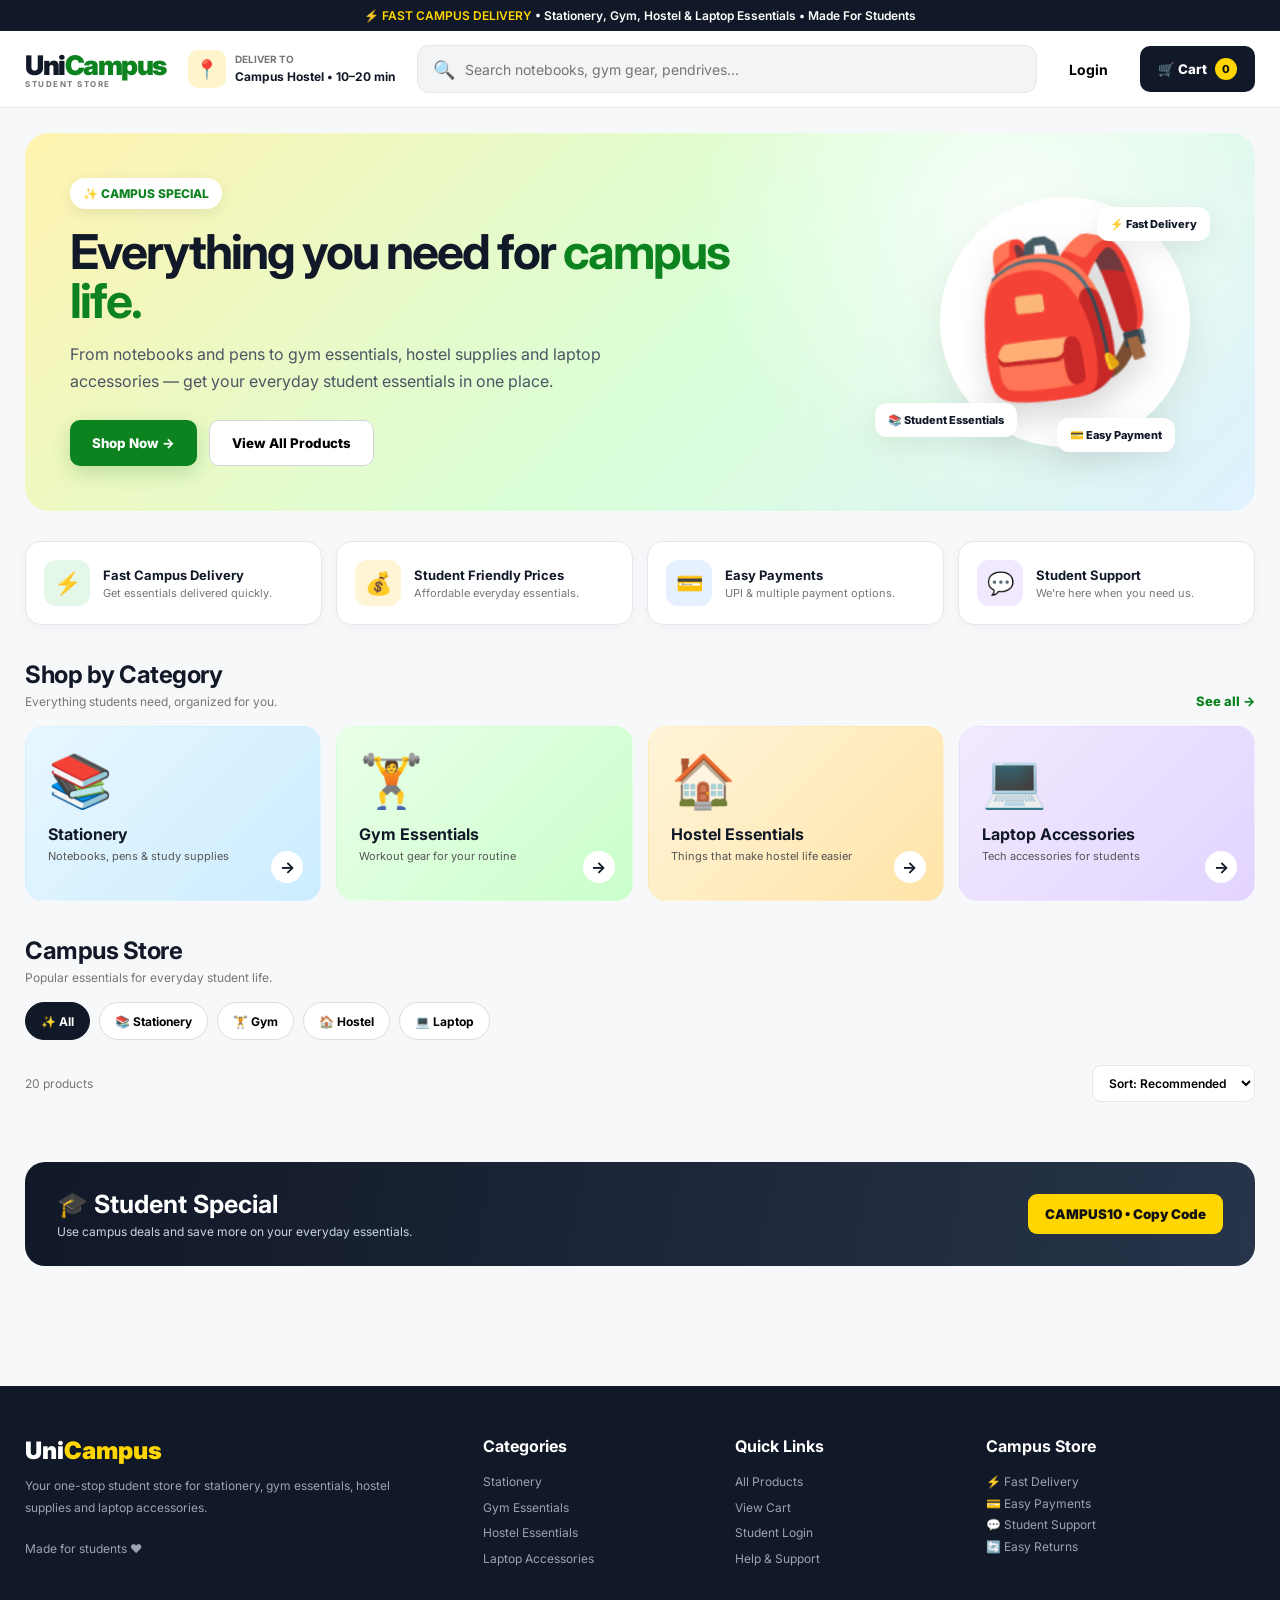
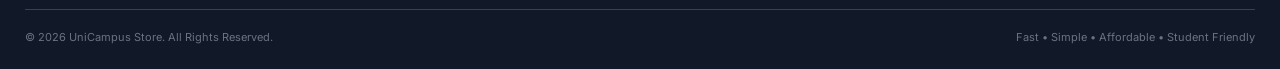
<file: index.html>
<!DOCTYPE html>
<html lang="en">
<head>
<meta charset="UTF-8">
<meta name="viewport" content="width=device-width, initial-scale=1.0, maximum-scale=5.0">
<title>UniCampus Store | Everything For Campus Life</title>
<link rel="preconnect" href="https://fonts.googleapis.com">
<link rel="preconnect" href="https://fonts.gstatic.com" crossorigin>
<link href="https://fonts.googleapis.com/css2?family=Inter:wght@400;500;600;700;800;900&display=swap" rel="stylesheet">
<style>
*{margin:0;padding:0;box-sizing:border-box;-webkit-tap-highlight-color:transparent;}
:root{
  --green:#0c831f;--green2:#16a52d;--yellow:#ffd600;--orange:#ff8a00;
  --red:#ff4d4d;--blue:#2878ff;--purple:#805ad5;--dark:#111827;
  --gray:#6b7280;--light:#f7f8fa;--border:#e5e7eb;--white:#fff;
  --shadow:0 8px 30px rgba(0,0,0,.08);
}
html{scroll-behavior:smooth;}
body{font-family:Inter,Arial,sans-serif;background:#f7f8fa;color:var(--dark);}
button,input,select{font-family:inherit;}
button{cursor:pointer;}
a{text-decoration:none;color:inherit;}

/* TOP STRIP */
.top-strip{background:#111827;color:white;text-align:center;padding:8px 15px;font-size:12px;font-weight:600;}
.top-strip span{color:#ffd600;}

/* HEADER */
header{position:sticky;top:0;z-index:1000;background:white;border-bottom:1px solid var(--border);}
.navbar{max-width:1450px;margin:auto;min-height:76px;display:flex;align-items:center;gap:22px;padding:12px 25px;}
.logo{font-size:27px;font-weight:900;letter-spacing:-1.5px;white-space:nowrap;}
.logo span{color:var(--green);}
.logo small{display:block;font-size:8px;letter-spacing:1.5px;color:#777;font-weight:700;margin-top:-3px;}
.location{min-width:175px;display:flex;align-items:center;gap:9px;}
.location-icon{width:38px;height:38px;border-radius:10px;background:#fff4cc;display:flex;align-items:center;justify-content:center;font-size:19px;}
.location small{display:block;color:#777;font-size:10px;font-weight:700;}
.location strong{font-size:12px;}
.search{flex:1;height:48px;max-width:650px;background:#f3f4f6;border:1px solid #e5e7eb;border-radius:12px;display:flex;align-items:center;padding:0 15px;gap:10px;transition:.2s;}
.search:focus-within{background:white;border-color:var(--green);box-shadow:0 0 0 3px rgba(12,131,31,.1);}
.search-icon{font-size:18px;}
.search input{border:none;outline:none;background:transparent;width:100%;font-size:14px;}
.login-btn{border:none;background:white;font-weight:700;font-size:14px;padding:10px;}
.cart-btn{border:none;background:#111827;color:white;padding:12px 18px;border-radius:10px;font-weight:800;display:flex;align-items:center;gap:8px;transition:.15s;}
.cart-btn:active{transform:scale(.95);}
.cart-count{background:var(--yellow);color:#111;min-width:22px;height:22px;border-radius:50%;display:flex;align-items:center;justify-content:center;font-size:11px;}

/* CONTAINER */
.container{max-width:1450px;margin:auto;padding:25px;}

/* HERO */
.hero{min-height:360px;border-radius:24px;overflow:hidden;padding:45px;position:relative;background:radial-gradient(circle at 80% 20%,rgba(255,255,255,.8),transparent 30%),linear-gradient(135deg,#fff3b0,#d9ffd8 55%,#dff1ff);display:flex;align-items:center;justify-content:space-between;margin-bottom:30px;}
.hero-content{position:relative;z-index:2;max-width:680px;}
.hero-badge{display:inline-flex;align-items:center;gap:7px;background:white;padding:8px 13px;border-radius:30px;font-size:12px;font-weight:800;color:var(--green);box-shadow:0 4px 15px rgba(0,0,0,.08);margin-bottom:18px;}
.hero h1{font-size:48px;line-height:1.03;letter-spacing:-2px;margin-bottom:15px;}
.hero h1 span{color:var(--green);}
.hero p{font-size:16px;color:#4b5563;line-height:1.7;max-width:600px;margin-bottom:25px;}
.hero-actions{display:flex;gap:12px;flex-wrap:wrap;}
.primary-btn{border:none;background:var(--green);color:white;padding:14px 22px;border-radius:10px;font-weight:800;box-shadow:0 7px 20px rgba(12,131,31,.22);transition:.15s;}
.primary-btn:active{transform:scale(.97);}
.secondary-btn{border:1px solid #d1d5db;background:white;padding:14px 22px;border-radius:10px;font-weight:800;transition:.15s;}
.secondary-btn:active{transform:scale(.97);}
.hero-art{position:relative;width:350px;height:280px;}
.hero-circle{position:absolute;width:250px;height:250px;border-radius:50%;background:#fff;right:20px;top:15px;box-shadow:0 15px 40px rgba(0,0,0,.08);}
.hero-bag{position:absolute;right:55px;top:40px;font-size:150px;transform:rotate(-8deg);filter:drop-shadow(0 15px 15px rgba(0,0,0,.15));}
.float-card{position:absolute;background:white;padding:10px 13px;border-radius:12px;box-shadow:var(--shadow);font-size:11px;font-weight:800;}
.float-card.one{right:0;top:25px;}
.float-card.two{left:15px;bottom:25px;}
.float-card.three{right:35px;bottom:10px;}

/* BENEFITS */
.benefits{display:grid;grid-template-columns:repeat(4,1fr);gap:14px;margin-bottom:35px;}
.benefit{background:white;border:1px solid var(--border);border-radius:16px;padding:18px;display:flex;gap:13px;align-items:center;box-shadow:0 3px 12px rgba(0,0,0,.03);}
.benefit-icon{width:46px;height:46px;flex-shrink:0;border-radius:12px;display:flex;align-items:center;justify-content:center;font-size:22px;}
.benefit:nth-child(1) .benefit-icon{background:#e5f7e8;}
.benefit:nth-child(2) .benefit-icon{background:#fff4d6;}
.benefit:nth-child(3) .benefit-icon{background:#e6f0ff;}
.benefit:nth-child(4) .benefit-icon{background:#f1e9ff;}
.benefit strong{font-size:13px;display:block;margin-bottom:3px;}
.benefit p{color:#777;font-size:11px;}

/* SECTION */
.section-head{display:flex;align-items:end;justify-content:space-between;margin:35px 0 17px;}
.section-head h2{font-size:24px;letter-spacing:-.5px;}
.section-head p{color:#777;font-size:12px;margin-top:5px;}
.see-all{color:var(--green);font-weight:800;font-size:13px;cursor:pointer;}

/* CATEGORIES */
.categories{display:grid;grid-template-columns:repeat(4,1fr);gap:15px;}
.category{position:relative;min-height:175px;border-radius:18px;padding:22px;overflow:hidden;cursor:pointer;transition:.25s;border:1px solid transparent;}
.category:hover{transform:translateY(-5px);box-shadow:var(--shadow);}
.category:active{transform:scale(.98);}
.category:nth-child(1){background:linear-gradient(135deg,#e7f7ff,#ccecff);}
.category:nth-child(2){background:linear-gradient(135deg,#e9ffe8,#caffcb);}
.category:nth-child(3){background:linear-gradient(135deg,#fff4d9,#ffe4a8);}
.category:nth-child(4){background:linear-gradient(135deg,#f2eaff,#e2d4ff);}
.category-icon{font-size:52px;margin-bottom:12px;}
.category h3{font-size:16px;}
.category p{color:#555;font-size:11px;margin-top:5px;}
.category-arrow{position:absolute;right:17px;bottom:17px;width:32px;height:32px;border-radius:50%;background:white;display:flex;justify-content:center;align-items:center;font-weight:bold;}

/* FILTERS */
.filter-row{display:flex;gap:9px;overflow-x:auto;padding-bottom:5px;scrollbar-width:none;}
.filter-row::-webkit-scrollbar{display:none;}
.filter{border:1px solid #ddd;background:white;padding:9px 15px;border-radius:30px;white-space:nowrap;font-weight:700;font-size:12px;transition:.2s;min-height:38px;}
.filter:hover{border-color:var(--green);}
.filter.active{background:#111827;color:white;border-color:#111827;}

/* TOOLBAR */
.products-toolbar{display:flex;justify-content:space-between;align-items:center;margin:20px 0 15px;}
.products-count{color:#777;font-size:12px;}
.sort-select{background:white;border:1px solid var(--border);border-radius:9px;padding:9px 12px;outline:none;font-size:12px;font-weight:600;}

/* PRODUCTS */
.product-grid{display:grid;grid-template-columns:repeat(5,1fr);gap:15px;}
.product{background:white;border:1px solid var(--border);border-radius:16px;overflow:hidden;position:relative;transition:.25s;}
.product:hover{transform:translateY(-5px);box-shadow:var(--shadow);}
.product-image{height:210px;background:#f7f7f7;position:relative;display:flex;align-items:center;justify-content:center;overflow:hidden;}
.product-image img{width:100%;height:100%;object-fit:contain;padding:12px;transition:.3s;}
.product:hover .product-image img{transform:scale(1.06);}
.product-emoji{font-size:82px;}
.offer-badge{position:absolute;top:10px;left:10px;background:#e8f8eb;color:var(--green);padding:5px 8px;border-radius:6px;font-size:9px;font-weight:900;}
.wishlist{position:absolute;top:9px;right:9px;width:32px;height:32px;border:none;background:white;border-radius:50%;box-shadow:0 3px 10px rgba(0,0,0,.08);font-size:16px;}
.product-info{padding:13px;}
.product-name{font-size:13px;font-weight:800;line-height:1.35;min-height:35px;}
.product-desc{font-size:11px;color:#777;margin:4px 0 10px;}
.rating{font-size:10px;color:#777;margin-bottom:11px;}
.rating span{background:#138a27;color:white;padding:3px 5px;border-radius:4px;font-weight:800;}
.product-bottom{display:flex;align-items:center;justify-content:space-between;gap:6px;}
.price-box strong{font-size:16px;}
.mrp{color:#999;text-decoration:line-through;font-size:10px;margin-left:4px;}

/* ADD BUTTON & QTY STEPPER */
.add{border:1px solid var(--green);color:var(--green);background:white;border-radius:7px;padding:7px 16px;font-weight:900;font-size:11px;transition:.15s;min-width:56px;}
.add:hover{background:var(--green);color:white;}
.add:active{transform:scale(.94);}

/* Qty stepper - replaces ADD button when item is in cart */
.qty-stepper{display:inline-flex;align-items:center;border-radius:7px;overflow:hidden;border:1px solid var(--green);background:var(--green);}
.qty-stepper button{width:30px;height:30px;border:none;background:transparent;color:white;font-size:16px;font-weight:900;line-height:1;display:flex;align-items:center;justify-content:center;transition:background .15s;}
.qty-stepper button:active{background:rgba(255,255,255,.25);}
.qty-stepper span{min-width:26px;text-align:center;color:white;font-size:12px;font-weight:800;}

/* EMPTY */
.empty{grid-column:1/-1;text-align:center;background:white;border-radius:18px;padding:60px 20px;}
.empty-icon{font-size:65px;margin-bottom:15px;}

/* OFFER BANNER */
.offer-banner{margin:45px 0;background:linear-gradient(100deg,#111827,#273449);color:white;border-radius:20px;padding:27px 32px;display:flex;align-items:center;justify-content:space-between;overflow:hidden;position:relative;}
.offer-banner h2{font-size:25px;margin-bottom:5px;}
.offer-banner p{color:#cbd5e1;font-size:12px;}
.offer-code{background:var(--yellow);color:#111;padding:12px 17px;border-radius:9px;font-weight:900;border:none;}

/* FOOTER */
footer{background:#111827;color:white;margin-top:50px;padding:50px 25px 25px;}
.footer-inner{max-width:1450px;margin:auto;display:grid;grid-template-columns:2fr 1fr 1fr 1.3fr;gap:45px;}
footer h3{margin-bottom:15px;font-size:16px;}
.footer-logo{font-size:24px;font-weight:900;margin-bottom:10px;}
.footer-logo span{color:var(--yellow);}
footer p,footer li{color:#9ca3af;font-size:12px;line-height:1.8;}
footer ul{list-style:none;}
footer li{margin-bottom:4px;cursor:pointer;}
footer li:hover{color:white;}
.footer-bottom{max-width:1450px;margin:35px auto 0;padding-top:20px;border-top:1px solid #374151;display:flex;justify-content:space-between;color:#6b7280;font-size:11px;}

/* CART OVERLAY */
.overlay{position:fixed;inset:0;background:rgba(0,0,0,.5);z-index:2000;opacity:0;pointer-events:none;transition:.25s;}
.overlay.open{opacity:1;pointer-events:auto;}
.cart{position:absolute;right:0;top:0;height:100%;width:450px;max-width:100%;background:white;transform:translateX(100%);transition:.3s cubic-bezier(.4,0,.2,1);display:flex;flex-direction:column;}
.overlay.open .cart{transform:translateX(0);}
.cart-header{padding:22px;border-bottom:1px solid var(--border);display:flex;justify-content:space-between;align-items:center;}
.cart-header h2{font-size:20px;}
.close{border:none;background:#f1f1f1;width:34px;height:34px;border-radius:50%;font-size:19px;}
.cart-items{flex:1;overflow-y:auto;overflow-x:hidden;padding:15px 22px;-webkit-overflow-scrolling:touch;}
.cart-item{display:flex;gap:12px;padding:14px 0;border-bottom:1px solid #eee;}
.cart-image{width:65px;height:65px;border-radius:9px;background:#f7f7f7;display:flex;align-items:center;justify-content:center;overflow:hidden;flex-shrink:0;}
.cart-image img{width:100%;height:100%;object-fit:contain;}
.cart-image span{font-size:30px;}
.cart-info{flex:1;min-width:0;}
.cart-info strong{display:block;font-size:13px;margin-bottom:4px;}
.cart-price{font-size:12px;color:#555;}

/* Cart qty controls */
.qty{display:flex;align-items:center;gap:0;margin-top:8px;border:1px solid var(--green);border-radius:6px;overflow:hidden;width:fit-content;background:var(--green);}
.qty button{width:30px;height:28px;border:none;background:transparent;color:white;font-size:16px;font-weight:900;line-height:1;display:flex;align-items:center;justify-content:center;flex-shrink:0;}
.qty button:active{background:rgba(255,255,255,.2);}
.qty .qty-num{min-width:28px;text-align:center;font-size:12px;font-weight:800;color:white;user-select:none;}

.cart-footer{border-top:1px solid var(--border);padding:20px 22px;}
.delivery-note{background:#effbf1;color:var(--green);padding:10px;border-radius:8px;font-size:11px;font-weight:700;margin-bottom:15px;}
.total-row{display:flex;justify-content:space-between;margin-bottom:15px;}
.total-row strong{font-size:20px;}
.checkout{width:100%;border:none;background:var(--green);color:white;border-radius:10px;padding:15px;font-weight:900;transition:.15s;}
.checkout:active{transform:scale(.98);}

/* MODAL */
.modal-overlay{position:fixed;inset:0;background:rgba(0,0,0,.55);z-index:3000;display:none;align-items:center;justify-content:center;padding:20px;}
.modal-overlay.show{display:flex;}
.modal{background:white;width:430px;max-width:100%;border-radius:18px;padding:25px;box-shadow:0 20px 70px rgba(0,0,0,.25);}
.modal-header{display:flex;justify-content:space-between;margin-bottom:20px;}
.modal h2{font-size:21px;}
.form-group{margin-bottom:13px;}
.form-group label{display:block;font-size:11px;font-weight:700;margin-bottom:5px;}
.form-group input,.form-group select{width:100%;border:1px solid var(--border);border-radius:8px;padding:11px;outline:none;}
.form-group input:focus{border-color:var(--green);}
.modal-btn{width:100%;background:var(--green);color:white;border:none;padding:13px;border-radius:9px;font-weight:800;}

/* TOAST */
.toast{position:fixed;right:20px;bottom:20px;background:#111827;color:white;padding:13px 18px;border-radius:10px;font-size:12px;font-weight:700;z-index:5000;transform:translateY(100px);opacity:0;transition:.3s;max-width:calc(100vw - 40px);}
.toast.show{transform:translateY(0);opacity:1;}

/* RESPONSIVE */
@media(max-width:1100px){
  .navbar{flex-wrap:wrap;}
  .search{order:5;max-width:none;flex-basis:100%;}
  .product-grid{grid-template-columns:repeat(4,1fr);}
  .benefits{grid-template-columns:repeat(2,1fr);}
}

@media(max-width:750px){
  .container{padding:15px 12px 50px;}
  .navbar{padding:10px 13px;gap:10px;}
  .logo{font-size:21px;}
  .logo small{display:none;}
  .location{display:none;}
  .login-btn{display:none;}
  .cart-btn{margin-left:auto;padding:10px 12px;}
  .hero{min-height:auto;padding:25px;}
  .hero h1{font-size:30px;}
  .hero p{font-size:14px;}
  .hero-art{position:absolute;opacity:.25;right:-60px;bottom:-20px;pointer-events:none;}
  .categories{grid-template-columns:repeat(2,1fr);}
  .category{min-height:140px;}
  .product-grid{grid-template-columns:repeat(2,1fr);gap:10px;}
  .product-image{height:160px;}
  .product-emoji{font-size:60px;}
  .benefits{grid-template-columns:1fr;}
  .footer-inner{grid-template-columns:1fr 1fr;gap:30px;}
  .footer-bottom{flex-direction:column;gap:8px;}
  .offer-banner{padding:22px;flex-direction:column;align-items:flex-start;gap:15px;}
}

@media(max-width:450px){
  .hero h1{font-size:25px;}
  .hero p{font-size:13px;}
  .categories{gap:9px;}
  .category{padding:15px;}
  .category-icon{font-size:42px;}
  .product-info{padding:10px;}
  .add{padding:7px 10px;}
  .footer-inner{grid-template-columns:1fr;}
}
</style>
</head>
<body>

<div class="top-strip">
  ⚡ <span>FAST CAMPUS DELIVERY</span> • Stationery, Gym, Hostel & Laptop Essentials • Made For Students
</div>

<header>
  <div class="navbar">
    <div class="logo">Uni<span>Campus</span><small>STUDENT STORE</small></div>
    <div class="location">
      <div class="location-icon">📍</div>
      <div><small>DELIVER TO</small><strong>Campus Hostel • 10–20 min</strong></div>
    </div>
    <div class="search">
      <div class="search-icon">🔍</div>
      <input id="searchInput" type="text" placeholder="Search notebooks, gym gear, pendrives..." oninput="searchProducts()">
    </div>
    <button class="login-btn" onclick="openLogin()">Login</button>
    <button class="cart-btn" onclick="openCart()">
      🛒 Cart
      <span class="cart-count" id="cartCount">0</span>
    </button>
  </div>
</header>

<main class="container">

  <section class="hero">
    <div class="hero-content">
      <div class="hero-badge">✨ CAMPUS SPECIAL</div>
      <h1>Everything you need for <span>campus life.</span></h1>
      <p>From notebooks and pens to gym essentials, hostel supplies and laptop accessories — get your everyday student essentials in one place.</p>
      <div class="hero-actions">
        <button class="primary-btn" onclick="document.getElementById('products').scrollIntoView({behavior:'smooth'})">Shop Now →</button>
        <button class="secondary-btn" onclick="showAll()">View All Products</button>
      </div>
    </div>
    <div class="hero-art">
      <div class="hero-circle"></div>
      <div class="hero-bag">🎒</div>
      <div class="float-card one">⚡ Fast Delivery</div>
      <div class="float-card two">📚 Student Essentials</div>
      <div class="float-card three">💳 Easy Payment</div>
    </div>
  </section>

  <section class="benefits">
    <div class="benefit"><div class="benefit-icon">⚡</div><div><strong>Fast Campus Delivery</strong><p>Get essentials delivered quickly.</p></div></div>
    <div class="benefit"><div class="benefit-icon">💰</div><div><strong>Student Friendly Prices</strong><p>Affordable everyday essentials.</p></div></div>
    <div class="benefit"><div class="benefit-icon">💳</div><div><strong>Easy Payments</strong><p>UPI & multiple payment options.</p></div></div>
    <div class="benefit"><div class="benefit-icon">💬</div><div><strong>Student Support</strong><p>We're here when you need us.</p></div></div>
  </section>

  <div class="section-head">
    <div><h2>Shop by Category</h2><p>Everything students need, organized for you.</p></div>
    <div class="see-all" onclick="showAll()">See all →</div>
  </div>

  <div class="categories">
    <div class="category" onclick="filterCategory('Stationery')"><div class="category-icon">📚</div><h3>Stationery</h3><p>Notebooks, pens & study supplies</p><div class="category-arrow">→</div></div>
    <div class="category" onclick="filterCategory('Gym Essentials')"><div class="category-icon">🏋️</div><h3>Gym Essentials</h3><p>Workout gear for your routine</p><div class="category-arrow">→</div></div>
    <div class="category" onclick="filterCategory('Hostel Essentials')"><div class="category-icon">🏠</div><h3>Hostel Essentials</h3><p>Things that make hostel life easier</p><div class="category-arrow">→</div></div>
    <div class="category" onclick="filterCategory('Laptop Accessories')"><div class="category-icon">💻</div><h3>Laptop Accessories</h3><p>Tech accessories for students</p><div class="category-arrow">→</div></div>
  </div>

  <div class="section-head" id="products">
    <div><h2>Campus Store</h2><p>Popular essentials for everyday student life.</p></div>
  </div>

  <div class="filter-row">
    <button class="filter active" onclick="filterCategory('All',this)">✨ All</button>
    <button class="filter" onclick="filterCategory('Stationery',this)">📚 Stationery</button>
    <button class="filter" onclick="filterCategory('Gym Essentials',this)">🏋️ Gym</button>
    <button class="filter" onclick="filterCategory('Hostel Essentials',this)">🏠 Hostel</button>
    <button class="filter" onclick="filterCategory('Laptop Accessories',this)">💻 Laptop</button>
  </div>

  <div class="products-toolbar">
    <div class="products-count" id="productsCount">20 products</div>
    <select class="sort-select" id="sortSelect" onchange="sortProducts()">
      <option value="default">Sort: Recommended</option>
      <option value="low">Price: Low to High</option>
      <option value="high">Price: High to Low</option>
      <option value="name">Name: A-Z</option>
    </select>
  </div>

  <div class="product-grid" id="productGrid"></div>

  <section class="offer-banner">
    <div><h2>🎓 Student Special</h2><p>Use campus deals and save more on your everyday essentials.</p></div>
    <button class="offer-code" onclick="copyCoupon()">CAMPUS10 • Copy Code</button>
  </section>

</main>

<footer>
  <div class="footer-inner">
    <div>
      <div class="footer-logo">Uni<span>Campus</span></div>
      <p>Your one-stop student store for stationery, gym essentials, hostel supplies and laptop accessories.</p>
      <br><p>Made for students ❤️</p>
    </div>
    <div>
      <h3>Categories</h3>
      <ul>
        <li onclick="filterCategory('Stationery')">Stationery</li>
        <li onclick="filterCategory('Gym Essentials')">Gym Essentials</li>
        <li onclick="filterCategory('Hostel Essentials')">Hostel Essentials</li>
        <li onclick="filterCategory('Laptop Accessories')">Laptop Accessories</li>
      </ul>
    </div>
    <div>
      <h3>Quick Links</h3>
      <ul>
        <li onclick="showAll()">All Products</li>
        <li onclick="openCart()">View Cart</li>
        <li onclick="openLogin()">Student Login</li>
        <li onclick="showToast('Support section coming soon')">Help & Support</li>
      </ul>
    </div>
    <div>
      <h3>Campus Store</h3>
      <p>⚡ Fast Delivery</p><p>💳 Easy Payments</p><p>💬 Student Support</p><p>🔄 Easy Returns</p>
    </div>
  </div>
  <div class="footer-bottom">
    <span>© 2026 UniCampus Store. All Rights Reserved.</span>
    <span>Fast • Simple • Affordable • Student Friendly</span>
  </div>
</footer>

<!-- CART -->
<div class="overlay" id="cartOverlay">
  <div class="cart">
    <div class="cart-header">
      <h2>🛒 Your Cart</h2>
      <button class="close" onclick="closeCart()">×</button>
    </div>
    <div class="cart-items" id="cartItems"></div>
    <div class="cart-footer">
      <div class="delivery-note">🚚 Free campus/hostel delivery on your order</div>
      <div class="total-row"><span>Total</span><strong>₹<span id="cartTotal">0</span></strong></div>
      <button class="checkout" onclick="checkout()">Proceed to Checkout →</button>
    </div>
  </div>
</div>


<!-- AUTH MODAL -->
<div class="modal-overlay" id="authModal">
  <div class="modal" style="max-width:440px;width:100%;">
    <div class="modal-header">
      <div id="authModalTitle"><h2>Student Login</h2><p style="font-size:11px;color:#777;margin-top:4px;">Login to manage your campus orders.</p></div>
      <button class="close" onclick="closeAuthModal()">×</button>
    </div>
    <div id="authTabBar" style="display:flex;gap:8px;margin-bottom:18px;">
      <button id="tabLogin" class="auth-tab active" onclick="switchAuthTab('login')">Login</button>
      <button id="tabRegister" class="auth-tab" onclick="switchAuthTab('register')">Register</button>
    </div>

    <!-- Login Tab -->
    <div id="loginTab">
      <div class="form-group"><label>Student ID / Roll No *</label><input id="loginUid" placeholder="e.g. 23BCS10452"></div>
      <div class="form-group"><label>Password *</label><input type="password" id="loginPass" placeholder="Enter password"></div>
      <button class="modal-btn" onclick="handleLogin()">Sign In</button>
      <p id="loginError" style="color:#ef4444;font-size:12px;margin-top:10px;display:none;">Invalid Student ID or password.</p>
    </div>

    <!-- Register Tab -->
    <div id="registerTab" style="display:none;">
      <div style="display:grid;grid-template-columns:1fr 1fr;gap:10px;">
        <div class="form-group"><label>Full Name *</label><input id="regName" placeholder="Harpreet Singh"></div>
        <div class="form-group"><label>Student ID *</label><input id="regUid" placeholder="23BCS10452"></div>
        <div class="form-group"><label>Password *</label><input type="password" id="regPass" placeholder="Min 6 chars"></div>
        <div class="form-group"><label>Phone (WhatsApp) *</label><input id="regPhone" placeholder="+91 70099 18303"></div>
        <div class="form-group" style="grid-column:1/-1;"><label>Email</label><input id="regEmail" placeholder="student@gmail.com"></div>
        <div class="form-group"><label>Hostel & Wing</label>
          <select id="regHostel">
            <option>Boys Hostel - Wing A</option><option>Boys Hostel - Wing B</option><option>Boys Hostel - Wing C</option>
            <option>Girls Hostel - Wing A</option><option>Girls Hostel - Wing B</option><option>Girls Hostel - Wing C</option>
            <option>Day Scholar</option>
          </select>
        </div>
        <div class="form-group"><label>Floor & Room</label>
          <div style="display:flex;gap:6px;">
            <select id="regFloor" style="width:60%;">
              <option>Floor 1</option><option>Floor 2</option><option>Floor 3</option><option>Floor 4</option>
              <option>Floor 5</option><option>Floor 6</option><option>Floor 7</option><option>Floor 8</option>
              <option>Floor 9</option><option>Floor 10</option><option>Floor 11</option>
            </select>
            <input id="regRoom" placeholder="Rm" style="width:40%;">
          </div>
        </div>
      </div>
      <button class="modal-btn" onclick="handleRegister()">Create Account</button>
      <p id="registerError" style="color:#ef4444;font-size:12px;margin-top:10px;display:none;"></p>
    </div>
  </div>
</div>

<!-- USER PROFILE MODAL -->
<div class="modal-overlay" id="profileModal">
  <div class="modal" style="max-width:400px;width:100%;text-align:center;">
    <button class="close" onclick="closeProfileModal()" style="float:right;">×</button>
    <div id="profileContent"></div>
  </div>
</div>

<!-- CHECKOUT MODAL -->
<div class="modal-overlay" id="checkoutModal">
  <div class="modal checkout-modal">
    <button class="close" onclick="closeCheckoutModal()" style="float:right;font-size:20px;">×</button>
    <div id="checkoutContent"></div>
  </div>
</div>

<div class="toast" id="toast"></div>

<style>
.auth-tab{padding:7px 18px;border-radius:6px;border:1px solid #e5e7eb;background:#f7f8fa;font-weight:600;font-size:13px;cursor:pointer;}
.auth-tab.active{background:#111827;color:#fff;border-color:#111827;}
.checkout-modal{max-width:560px;width:100%;max-height:90vh;overflow-y:auto;}
.checkout-steps{display:flex;gap:0;margin-bottom:20px;border-bottom:2px solid #e5e7eb;padding-bottom:12px;}
.step-ind{font-size:12px;font-weight:600;color:#9ca3af;padding:0 10px;}
.step-ind.active{color:#0c831f;}
.checkout-modal .form-group{margin-bottom:12px;}
.checkout-modal label{font-size:12px;font-weight:600;color:#374151;display:block;margin-bottom:4px;}
.checkout-modal input,.checkout-modal select{width:100%;padding:9px 12px;border:1px solid #d1d5db;border-radius:7px;font-size:13px;}
.pay-tab{flex:1;padding:10px;border:2px solid #e5e7eb;border-radius:8px;text-align:center;cursor:pointer;background:#f9fafb;font-size:13px;font-weight:600;}
.pay-tab.active{border-color:#0c831f;background:#f0fdf4;color:#0c831f;}
.bank-row{display:flex;justify-content:space-between;align-items:center;padding:6px 0;border-bottom:1px solid #f3f4f6;font-size:13px;}
.copy-btn{background:#e5e7eb;padding:2px 8px;border-radius:4px;font-size:11px;font-weight:600;cursor:pointer;}
.qr-img{width:160px;height:160px;border:1px solid #e5e7eb;border-radius:8px;}
.order-history-item{background:#f9fafb;border:1px solid #e5e7eb;border-radius:8px;padding:12px;margin-bottom:10px;}
.btn-green{background:#0c831f;color:#fff;border:none;padding:11px 22px;border-radius:8px;font-weight:700;font-size:14px;cursor:pointer;}
.btn-gray{background:#e5e7eb;color:#374151;border:none;padding:11px 18px;border-radius:8px;font-weight:600;font-size:13px;cursor:pointer;}
.modal-overlay{display:none;position:fixed;inset:0;background:rgba(0,0,0,.5);z-index:2000;align-items:center;justify-content:center;padding:16px;}
.modal-overlay.show{display:flex;}
</style>

<script src="js/products.js"></script>
<script src="js/store-data.js"></script>
<script>
// ============================================================
// PRODUCT DATABASE — admin overrides merged at runtime
// ============================================================
const baseProducts = [
  {id:1,  name:"Practical Notebook (200 Pages)", category:"Stationery",       price:110, mrp:120,  image:"assets/images/practical_notebook_200.jpg",  emoji:"📓", description:"Science lab notebook, 200 pages",        rating:"4.9"},
  {id:2,  name:"Practical Notebook (144 Pages)", category:"Stationery",       price:70,  mrp:80,   image:"assets/images/practical_notebook_144.jpg",  emoji:"📓", description:"Science lab notebook, 144 pages",        rating:"4.8"},
  {id:3,  name:"A4 Assignment Sheets (100 pcs)", category:"Stationery",       price:90,  mrp:110,  image:"https://images.unsplash.com/photo-1586075010923-2dd4570fb338?auto=format&fit=crop&w=600&q=80", emoji:"📄", description:"100 ruled assignment sheets", rating:"4.9"},
  {id:4,  name:"Ball & Gel Pen Set (Pack of 5)", category:"Stationery",       price:60,  mrp:75,   image:"https://images.unsplash.com/photo-1585336261026-7f41a99ef87b?auto=format&fit=crop&w=600&q=80", emoji:"🖊️", description:"3 Blue, 1 Black, 1 Red",   rating:"4.8"},
  {id:5,  name:"Calculator Shockproof Case",     category:"Stationery",       price:249, mrp:349,  image:"https://images.unsplash.com/photo-1594980596870-8aa52a78d8cd?auto=format&fit=crop&w=600&q=80", emoji:"🧮", description:"EVA protective case",     rating:"4.9"},
  {id:6,  name:"Gym Wrist Band (Pair)",           category:"Gym Essentials",   price:199, mrp:299,  image:"assets/images/gym_wrist_band_main.jpg",      emoji:"💪", description:"Heavy duty with thumb loops",            rating:"4.9"},
  {id:7,  name:"Gym Duffel Bag",                  category:"Gym Essentials",   price:699, mrp:999,  image:"assets/images/gym_duffel_bag_main.jpg",      emoji:"🎒", description:"35L barrel with shoe compartment",      rating:"4.9"},
  {id:8,  name:"Gym Gloves with Wrist Wrap",      category:"Gym Essentials",   price:349, mrp:499,  image:"assets/images/gym_gloves_1.jpg",             emoji:"🥊", description:"Leatherette half-finger gloves",         rating:"4.8"},
  {id:9,  name:"Protein Shaker (3-Compartment)",  category:"Gym Essentials",   price:299, mrp:449,  image:"assets/images/gym_shaker_main.jpg",          emoji:"🥤", description:"500ml + powder & pill storage",          rating:"4.9"},
  {id:10, name:"Resistance Loop Bands (Set of 5)",category:"Gym Essentials",   price:399, mrp:599,  image:"https://images.unsplash.com/photo-1598289431512-b97b0917affc?auto=format&fit=crop&w=600&q=80", emoji:"🏋️", description:"5 levels, natural latex", rating:"4.8"},
  {id:11, name:"Wired Keyboard & Mouse Combo",    category:"Laptop Accessories",price:599, mrp:799,  image:"https://images.unsplash.com/photo-1587829741301-dc798b83add3?auto=format&fit=crop&w=600&q=80", emoji:"⌨️", description:"USB plug & play",       rating:"4.7"},
  {id:12, name:"Wireless Keyboard & Mouse",       category:"Laptop Accessories",price:999, mrp:1399, image:"https://images.unsplash.com/photo-1527864550417-7fd91fc51a46?auto=format&fit=crop&w=600&q=80", emoji:"🖱️", description:"2.4GHz, auto-sleep",   rating:"4.8"},
  {id:13, name:"Laptop Cooling Pad with Stand",   category:"Laptop Accessories",price:799, mrp:1199, image:"https://images.unsplash.com/photo-1588702547923-7093a6c3ba33?auto=format&fit=crop&w=600&q=80", emoji:"💻", description:"Dual fan, 5 height levels", rating:"4.8"},
  {id:14, name:"Pendrive 32GB (USB 3.0)",         category:"Laptop Accessories",price:349, mrp:499,  image:"https://images.unsplash.com/photo-1618761714954-0b8cd0026356?auto=format&fit=crop&w=600&q=80", emoji:"💾", description:"130 MB/s, metal casing", rating:"4.9"},
  {id:15, name:"Pendrive 64GB (USB 3.1)",         category:"Laptop Accessories",price:499, mrp:699,  image:"https://images.unsplash.com/photo-1597872200969-2b65d56bd16b?auto=format&fit=crop&w=600&q=80", emoji:"💾", description:"150 MB/s, encrypted",   rating:"4.9"},
  {id:16, name:"4-Socket Spike Guard (3m cord)",  category:"Hostel Essentials", price:399, mrp:549,  image:"https://images.unsplash.com/photo-1544717305-2782549b5136?auto=format&fit=crop&w=600&q=80", emoji:"🔌", description:"Surge protection, LED switches", rating:"4.9"},
  {id:17, name:"Electric Kettle 1.5L",            category:"Hostel Essentials", price:649, mrp:899,  image:"https://images.unsplash.com/photo-1594213114663-ddf4f240f08d?auto=format&fit=crop&w=600&q=80", emoji:"☕", description:"1500W, auto shut-off",  rating:"4.8"},
  {id:18, name:"LED Study Desk Lamp",             category:"Hostel Essentials", price:499, mrp:699,  image:"https://images.unsplash.com/photo-1534353436294-0dbd4bdac845?auto=format&fit=crop&w=600&q=80", emoji:"💡", description:"3 color modes, rechargeable", rating:"4.7"},
  {id:19, name:"Foldable Laundry Hamper",         category:"Hostel Essentials", price:249, mrp:349,  image:"https://images.unsplash.com/photo-1582735689369-4fe89db7114c?auto=format&fit=crop&w=600&q=80", emoji:"🧺", description:"Pop-up mesh, 10kg capacity", rating:"4.6"},
  {id:20, name:"Cotton Bedsheet + Pillow Cover",  category:"Hostel Essentials", price:399, mrp:599,  image:"https://images.unsplash.com/photo-1584100936595-c0654b55a2e2?auto=format&fit=crop&w=600&q=80", emoji:"🛏️", description:"200 TC, single bed size", rating:"4.7"}
];

const PAYMENT_INFO = {
  bank: { bankName:"State Bank of India (SBI)", accountNumber:"43626003401", accountType:"Saving", ifscCode:"SBIN0051455", accountHolder:"Harpreet Singh / Campus Store" },
  upi:  { gpay:"singhharpreet5975@okaxis", phonepe:"7009918303@ybl" },
  email:"singhharpreet5975@gmail.com",
  whatsapp:"917009918303"
};

// ---- Merge admin overrides from store-data.js ----
function getMergedProducts() {
  try {
    const overrides = JSON.parse(localStorage.getItem('store_product_overrides') || '{}');
    const deletedIds = JSON.parse(localStorage.getItem('store_deleted_product_ids') || '[]');
    const merged = baseProducts
      .filter(p => !deletedIds.includes(String(p.id)))
      .map(p => {
        const ov = overrides[String(p.id)];
        if (!ov) return p;
        return {
          ...p,
          name:        ov.name        || p.name,
          category:    ov.categoryLabel || ov.category || p.category,
          price:       typeof ov.price === 'number' ? ov.price : p.price,
          mrp:         typeof ov.originalPrice === 'number' ? ov.originalPrice : p.mrp,
          image:       ov.image       || p.image,
          description: ov.description || p.description,
          rating:      String(ov.rating || p.rating)
        };
      });
    Object.keys(overrides).forEach(id => {
      if (!baseProducts.find(p => String(p.id) === id)) {
        const ov = overrides[id];
        merged.push({ id:ov.id, name:ov.name, category:ov.categoryLabel||ov.category, price:ov.price,
                      mrp:ov.originalPrice||ov.price, image:ov.image||'', emoji:'📦',
                      description:ov.description||'', rating:String(ov.rating||'4.5') });
      }
    });
    return merged;
  } catch(e) { return [...baseProducts]; }
}

let products        = getMergedProducts();
let cart            = JSON.parse(localStorage.getItem('unicampus-cart')) || [];
let currentCategory = 'All';
let displayedProducts = [...products];
let deliveryInfo    = {};
let checkoutStep    = 1;
let paymentMethod   = 'upi';

// ---- USER AUTH ----
const USERS_KEY = 'unicampus_users';
const SESSION_KEY = 'unicampus_session';

function getUsers() { return JSON.parse(localStorage.getItem(USERS_KEY) || '{}'); }
function saveUsers(u) { localStorage.setItem(USERS_KEY, JSON.stringify(u)); }
function getSession() { return JSON.parse(localStorage.getItem(SESSION_KEY) || 'null'); }
function saveSession(u) { localStorage.setItem(SESSION_KEY, JSON.stringify(u)); }
function clearSession() { localStorage.removeItem(SESSION_KEY); }

function updateHeaderAuth() {
  const user = getSession();
  const loginBtn = document.querySelector('.login-btn');
  if (!loginBtn) return;
  if (user) {
    loginBtn.textContent = '👤 ' + (user.name ? user.name.split(' ')[0] : user.uid);
    loginBtn.onclick = openProfile;
  } else {
    loginBtn.textContent = 'Login';
    loginBtn.onclick = openLogin;
  }
}

function openLogin()   { switchAuthTab('login');  document.getElementById('authModal').classList.add('show'); }
function closeAuthModal(){ document.getElementById('authModal').classList.remove('show'); }
function openProfile() { renderProfile(); document.getElementById('profileModal').classList.add('show'); }
function closeProfileModal(){ document.getElementById('profileModal').classList.remove('show'); }

function switchAuthTab(tab) {
  document.getElementById('loginTab').style.display    = tab === 'login'    ? '' : 'none';
  document.getElementById('registerTab').style.display = tab === 'register' ? '' : 'none';
  document.getElementById('tabLogin').classList.toggle('active', tab === 'login');
  document.getElementById('tabRegister').classList.toggle('active', tab === 'register');
}

function handleLogin() {
  const uid  = document.getElementById('loginUid').value.trim();
  const pass = document.getElementById('loginPass').value;
  if (!uid || !pass) { showToast('Fill in all fields'); return; }
  const users = getUsers();
  const user  = users[uid.toLowerCase()];
  if (!user || user.password !== pass) {
    document.getElementById('loginError').style.display = 'block'; return;
  }
  document.getElementById('loginError').style.display = 'none';
  saveSession(user);
  closeAuthModal();
  updateHeaderAuth();
  showToast('Welcome back, ' + (user.name || uid) + '! 🎓');
}

function handleRegister() {
  const name   = document.getElementById('regName').value.trim();
  const uid    = document.getElementById('regUid').value.trim();
  const pass   = document.getElementById('regPass').value;
  const phone  = document.getElementById('regPhone').value.trim();
  const email  = document.getElementById('regEmail').value.trim();
  const hostel = document.getElementById('regHostel').value;
  const floor  = document.getElementById('regFloor').value;
  const room   = document.getElementById('regRoom').value.trim();
  const errEl  = document.getElementById('registerError');

  if (!name || !uid || !pass || !phone) { errEl.textContent='Fill all required fields'; errEl.style.display='block'; return; }
  if (pass.length < 6) { errEl.textContent='Password must be 6+ chars'; errEl.style.display='block'; return; }

  const users = getUsers();
  if (users[uid.toLowerCase()]) { errEl.textContent='Student ID already registered'; errEl.style.display='block'; return; }

  const newUser = { uid, name, password: pass, phone, email, hostel, floor, room };
  users[uid.toLowerCase()] = newUser;
  saveUsers(users);
  saveSession(newUser);
  errEl.style.display = 'none';
  closeAuthModal();
  updateHeaderAuth();
  showToast('Account created! Welcome, ' + name + ' 🎉');
}

function handleLogout() {
  clearSession();
  closeProfileModal();
  updateHeaderAuth();
  showToast('Logged out');
}

function renderProfile() {
  const user = getSession();
  if (!user) { closeProfileModal(); openLogin(); return; }

  const orders = JSON.parse(localStorage.getItem('store_orders') || '[]')
    .filter(o => o.student && (o.student.custUid === user.uid || o.student.custPhone === user.phone));

  document.getElementById('profileContent').innerHTML = `
    <div style="width:56px;height:56px;background:#111827;color:#fff;border-radius:50%;display:flex;align-items:center;justify-content:center;font-size:22px;font-weight:700;margin:0 auto 12px;">
      ${(user.name||user.uid).charAt(0).toUpperCase()}
    </div>
    <h3 style="font-size:18px;font-weight:700;">${user.name||user.uid}</h3>
    <p style="font-size:12px;color:#777;margin:4px 0;">ID: ${user.uid} • ${user.phone||''}</p>
    <p style="font-size:12px;color:#777;margin-bottom:18px;">${user.hostel||''} ${user.floor?'• '+user.floor:''} ${user.room?'• Room '+user.room:''}</p>

    <div style="text-align:left;">
      <h4 style="font-size:14px;font-weight:700;margin-bottom:10px;">My Orders (${orders.length})</h4>
      ${orders.length === 0 ? '<p style="color:#9ca3af;font-size:13px;">No orders yet.</p>' :
        orders.map(o => `
          <div class="order-history-item">
            <div style="display:flex;justify-content:space-between;font-size:13px;">
              <strong>#${o.orderId}</strong>
              <span style="color:${o.status==='Completed'?'#0c831f':o.status==='Cancelled'?'#ef4444':'#f59e0b'};font-weight:600;">${o.status||'Processing'}</span>
            </div>
            <div style="font-size:12px;color:#6b7280;margin-top:4px;">${o.orderTime||''} • ₹${o.total}</div>
            <div style="font-size:12px;color:#374151;margin-top:4px;">${(o.items||[]).map(i=>i.name+' x'+i.qty).join(', ')}</div>
          </div>
        `).join('')
      }
    </div>
    <button onclick="handleLogout()" style="margin-top:16px;background:#ef4444;color:#fff;border:none;padding:9px 22px;border-radius:7px;font-weight:600;cursor:pointer;width:100%;">Log Out</button>
  `;
}

// ============================================================
// RENDER PRODUCTS
// ============================================================
function renderProducts(list) {
  const grid = document.getElementById('productGrid');
  document.getElementById('productsCount').textContent =
    list.length + (list.length === 1 ? ' product' : ' products');

  if (!list.length) {
    grid.innerHTML = `<div class="empty"><div class="empty-icon">🔎</div><h3>No products found</h3><p style="color:#777;margin-top:6px;">Try another search or category.</p></div>`;
    return;
  }

  grid.innerHTML = list.map(product => {
    const discount = product.mrp > product.price ? Math.round((1 - product.price / product.mrp) * 100) : 0;
    const cartItem = cart.find(i => i.id === product.id);
    const controlHtml = cartItem ? `
      <div class="qty-stepper" id="stepper-${product.id}">
        <button onclick="changeQty(${product.id},-1)" aria-label="Decrease">−</button>
        <span>${cartItem.quantity}</span>
        <button onclick="changeQty(${product.id},1)" aria-label="Increase">+</button>
      </div>` : `<button class="add" id="stepper-${product.id}" onclick="addToCart(${product.id})">ADD</button>`;

    return `
      <div class="product">
        <div class="product-image">
          ${discount ? `<div class="offer-badge">${discount}% OFF</div>` : ''}
          <button class="wishlist" onclick="showToast('Added to wishlist ❤️')">♡</button>
          ${product.image
            ? `<img src="${product.image}" alt="${product.name}" loading="lazy"
                 onerror="this.style.display='none';this.nextElementSibling.style.display='block'">
               <span class="product-emoji" style="display:none">${product.emoji}</span>`
            : `<span class="product-emoji">${product.emoji}</span>`}
        </div>
        <div class="product-info">
          <div class="product-name">${product.name}</div>
          <div class="product-desc">${product.description}</div>
          <div class="rating"><span>★ ${product.rating}</span> &nbsp;Excellent</div>
          <div class="product-bottom">
            <div class="price-box">
              <strong>₹${product.price}</strong>
              ${product.mrp ? `<span class="mrp">₹${product.mrp}</span>` : ''}
            </div>
            ${controlHtml}
          </div>
        </div>
      </div>`;
  }).join('');
}

function syncStepper(id) {
  const item = cart.find(i => i.id === id);
  const el = document.getElementById('stepper-' + id);
  if (!el) return;
  if (item) {
    el.outerHTML = `<div class="qty-stepper" id="stepper-${id}"><button onclick="changeQty(${id},-1)">−</button><span>${item.quantity}</span><button onclick="changeQty(${id},1)">+</button></div>`;
  } else {
    el.outerHTML = `<button class="add" id="stepper-${id}" onclick="addToCart(${id})">ADD</button>`;
  }
}

// ============================================================
// CART
// ============================================================
function addToCart(id) {
  const existing = cart.find(i => i.id === id);
  if (existing) { existing.quantity++; }
  else {
    const product = products.find(p => p.id === id);
    if (!product) return;
    cart.push({ ...product, quantity: 1 });
  }
  saveCart(); syncStepper(id); updateCartCount();
  const p = products.find(p => p.id === id);
  showToast((p ? p.name : 'Item') + ' added to cart 🛒');
}

function changeQty(id, delta) {
  const item = cart.find(i => i.id === id);
  if (!item) return;
  item.quantity += delta;
  if (item.quantity <= 0) { cart = cart.filter(i => i.id !== id); showToast('Item removed'); }
  saveCart(); syncStepper(id); updateCartCount(); updateCartDrawer();
}

function saveCart() { localStorage.setItem('unicampus-cart', JSON.stringify(cart)); }

function updateCartCount() {
  const count = cart.reduce((s, i) => s + i.quantity, 0);
  document.getElementById('cartCount').textContent = count;
}

function updateCartDrawer() {
  const container = document.getElementById('cartItems');
  if (!container) return;
  if (!cart.length) {
    container.innerHTML = `<div class="empty"><div class="empty-icon">🛒</div><h3>Your cart is empty</h3><p style="color:#777;margin-top:5px;">Add some campus essentials.</p></div>`;
    document.getElementById('cartTotal').textContent = '0'; return;
  }
  container.innerHTML = cart.map(item => `
    <div class="cart-item">
      <div class="cart-image">${item.image ? `<img src="${item.image}" onerror="this.style.display='none'">` : `<span>${item.emoji||'📦'}</span>`}</div>
      <div class="cart-info">
        <strong>${item.name}</strong>
        <span class="cart-price">₹${item.price} × ${item.quantity} = ₹${item.price * item.quantity}</span>
        <div class="qty">
          <button onclick="changeQty(${item.id},-1)">−</button>
          <span class="qty-num">${item.quantity}</span>
          <button onclick="changeQty(${item.id},1)">+</button>
        </div>
      </div>
    </div>`).join('');
  const total = cart.reduce((s, i) => s + i.price * i.quantity, 0);
  document.getElementById('cartTotal').textContent = total;
}

function openCart()  { document.getElementById('cartOverlay').classList.add('open'); updateCartDrawer(); }
function closeCart() { document.getElementById('cartOverlay').classList.remove('open'); }

// ============================================================
// FILTER / SEARCH / SORT
// ============================================================
function filterCategory(category, button) {
  currentCategory = category;
  document.querySelectorAll('.filter').forEach(b => b.classList.remove('active'));
  if (button) button.classList.add('active');
  searchProducts(false);
  document.getElementById('products').scrollIntoView({behavior:'smooth'});
}

function searchProducts(scroll = true) {
  const search = document.getElementById('searchInput').value.toLowerCase().trim();
  let filtered = [...products];
  if (currentCategory !== 'All') filtered = filtered.filter(p => p.category === currentCategory);
  if (search) filtered = filtered.filter(p =>
    p.name.toLowerCase().includes(search) ||
    p.category.toLowerCase().includes(search) ||
    p.description.toLowerCase().includes(search)
  );
  displayedProducts = filtered;
  sortProducts(false);
  if (scroll && search) document.getElementById('products').scrollIntoView({behavior:'smooth'});
}

function sortProducts(updateSearch = true) {
  let list = [...displayedProducts];
  const sort = document.getElementById('sortSelect').value;
  if (sort === 'low')  list.sort((a, b) => a.price - b.price);
  if (sort === 'high') list.sort((a, b) => b.price - a.price);
  if (sort === 'name') list.sort((a, b) => a.name.localeCompare(b.name));
  renderProducts(list);
}

function showAll() {
  currentCategory = 'All';
  document.getElementById('searchInput').value = '';
  document.getElementById('sortSelect').value = 'default';
  document.querySelectorAll('.filter').forEach(b => b.classList.remove('active'));
  document.querySelector('.filter').classList.add('active');
  displayedProducts = [...products];
  renderProducts(products);
}

// ============================================================
// CHECKOUT — 3 STEPS
// ============================================================
function checkout() {
  if (!cart.length) { showToast('Your cart is empty!'); return; }
  closeCart();
  checkoutStep = 1;
  renderCheckoutStep1();
  document.getElementById('checkoutModal').classList.add('show');
}

function closeCheckoutModal() { document.getElementById('checkoutModal').classList.remove('show'); }

function renderCheckoutStep1() {
  const user    = getSession();
  const subtotal = cart.reduce((s, i) => s + i.price * i.quantity, 0);
  document.getElementById('checkoutContent').innerHTML = `
    <div class="checkout-steps">
      <span class="step-ind active">1. Delivery Details</span>
      <span class="step-ind">2. Payment</span>
      <span class="step-ind">3. Confirmation</span>
    </div>
    <div style="background:#f0fdf4;border:1px solid #bbf7d0;border-radius:8px;padding:10px 14px;margin-bottom:16px;font-size:13px;font-weight:600;color:#166534;">
      ${cart.length} item(s) • Total: ₹${subtotal} (Free Campus Delivery)
    </div>
    <div style="display:grid;grid-template-columns:1fr 1fr;gap:10px;">
      <div class="form-group"><label>Student Full Name *</label><input id="c_name" value="${user?user.name:''}"></div>
      <div class="form-group"><label>Student ID *</label><input id="c_uid" value="${user?user.uid:''}"></div>
      <div class="form-group"><label>Phone (WhatsApp) *</label><input id="c_phone" value="${user?user.phone:''}"></div>
      <div class="form-group"><label>Email *</label><input id="c_email" value="${user?user.email:''}"></div>
    </div>
    <div style="display:grid;grid-template-columns:1.2fr 0.7fr 0.7fr;gap:8px;">
      <div class="form-group"><label>Hostel & Wing *</label>
        <select id="c_hostel">
          <optgroup label="Boys Hostel">
            <option ${user&&user.hostel==='Boys Hostel - Wing A'?'selected':''}>Boys Hostel - Wing A</option>
            <option ${user&&user.hostel==='Boys Hostel - Wing B'?'selected':''}>Boys Hostel - Wing B</option>
            <option ${user&&user.hostel==='Boys Hostel - Wing C'?'selected':''}>Boys Hostel - Wing C</option>
          </optgroup>
          <optgroup label="Girls Hostel">
            <option ${user&&user.hostel==='Girls Hostel - Wing A'?'selected':''}>Girls Hostel - Wing A</option>
            <option ${user&&user.hostel==='Girls Hostel - Wing B'?'selected':''}>Girls Hostel - Wing B</option>
            <option ${user&&user.hostel==='Girls Hostel - Wing C'?'selected':''}>Girls Hostel - Wing C</option>
          </optgroup>
          <option>Day Scholar</option>
        </select>
      </div>
      <div class="form-group"><label>Floor *</label>
        <select id="c_floor">
          ${[1,2,3,4,5,6,7,8,9,10,11].map(n=>`<option ${user&&user.floor==='Floor '+n?'selected':''}>Floor ${n}</option>`).join('')}
        </select>
      </div>
      <div class="form-group"><label>Room No *</label><input id="c_room" value="${user?user.room:''}"></div>
    </div>
    <div class="form-group"><label>Delivery Notes</label><input id="c_notes" placeholder="e.g. Call before arriving"></div>
    <div style="display:flex;gap:10px;justify-content:flex-end;margin-top:14px;">
      <button class="btn-gray" onclick="closeCheckoutModal()">Cancel</button>
      <button class="btn-green" onclick="submitStep1()">Proceed to Payment →</button>
    </div>`;
}

function submitStep1() {
  const name  = document.getElementById('c_name').value.trim();
  const uid   = document.getElementById('c_uid').value.trim();
  const phone = document.getElementById('c_phone').value.trim();
  const email = document.getElementById('c_email').value.trim();
  if (!name || !uid || !phone) { showToast('Fill all required fields', 'error'); return; }
  deliveryInfo = {
    custName: name, custUid: uid, custPhone: phone, custEmail: email,
    custHostel: document.getElementById('c_hostel').value,
    custFloor:  document.getElementById('c_floor').value,
    custRoom:   document.getElementById('c_room').value.trim(),
    custNotes:  document.getElementById('c_notes').value.trim()
  };
  renderCheckoutStep2();
}

function renderCheckoutStep2() {
  const subtotal = cart.reduce((s, i) => s + i.price * i.quantity, 0);
  const gpay   = PAYMENT_INFO.upi.gpay;
  const phonepe= PAYMENT_INFO.upi.phonepe;
  const upiURI = `upi://pay?pa=${gpay}&pn=Campus%20Store&am=${subtotal}&cu=INR&tn=Order`;
  const qrUrl  = `https://api.qrserver.com/v1/create-qr-code/?size=160x160&data=${encodeURIComponent(upiURI)}`;

  document.getElementById('checkoutContent').innerHTML = `
    <div class="checkout-steps">
      <span class="step-ind" onclick="renderCheckoutStep1()" style="cursor:pointer;">✓ 1. Delivery</span>
      <span class="step-ind active">2. Payment</span>
      <span class="step-ind">3. Confirmation</span>
    </div>
    <div style="background:#eff6ff;border:1px solid #bfdbfe;border-radius:8px;padding:10px 14px;margin-bottom:16px;font-size:13px;">
      <strong>Payable: ₹${subtotal}</strong> → ${deliveryInfo.custHostel}, ${deliveryInfo.custFloor}, Room ${deliveryInfo.custRoom}
    </div>
    <div style="display:flex;gap:10px;margin-bottom:14px;">
      <div class="pay-tab ${paymentMethod==='upi'?'active':''}" onclick="setPayMethod('upi')">⚡ UPI / GPay / PhonePe</div>
      <div class="pay-tab ${paymentMethod==='bank'?'active':''}" onclick="setPayMethod('bank')">🏛️ SBI Bank Transfer</div>
    </div>

    <div id="upiView" style="display:${paymentMethod==='upi'?'':'none'};text-align:center;margin-bottom:14px;">
      <img class="qr-img" src="${qrUrl}" alt="UPI QR">
      <div style="margin-top:10px;font-size:13px;">
        <div class="bank-row"><span>Google Pay ID</span><span>${gpay} <span class="copy-btn" onclick="copyText('${gpay}','GPay ID copied!')">Copy</span></span></div>
        <div class="bank-row"><span>PhonePe ID</span><span>${phonepe} <span class="copy-btn" onclick="copyText('${phonepe}','PhonePe ID copied!')">Copy</span></span></div>
      </div>
      <a href="${upiURI}" style="display:inline-block;margin-top:10px;background:#111827;color:#fff;padding:8px 16px;border-radius:6px;font-size:12px;font-weight:600;">Open UPI App on Mobile</a>
    </div>

    <div id="bankView" style="display:${paymentMethod==='bank'?'':'none'};margin-bottom:14px;">
      <div class="bank-row"><span>Bank Name</span><span>${PAYMENT_INFO.bank.bankName}</span></div>
      <div class="bank-row"><span>Account No</span><span><strong>${PAYMENT_INFO.bank.accountNumber}</strong> <span class="copy-btn" onclick="copyText('${PAYMENT_INFO.bank.accountNumber}','Account No copied!')">Copy</span></span></div>
      <div class="bank-row"><span>IFSC</span><span>${PAYMENT_INFO.bank.ifscCode} <span class="copy-btn" onclick="copyText('${PAYMENT_INFO.bank.ifscCode}','IFSC copied!')">Copy</span></span></div>
      <div class="bank-row"><span>Account Type</span><span>${PAYMENT_INFO.bank.accountType}</span></div>
      <div class="bank-row"><span>Beneficiary</span><span>${PAYMENT_INFO.bank.accountHolder}</span></div>
    </div>

    <div class="form-group"><label>Transaction ID / UTR Reference *</label><input id="txnRef" placeholder="12-digit UPI Ref or IMPS UTR"></div>
    <div style="display:flex;gap:10px;justify-content:space-between;margin-top:14px;">
      <button class="btn-gray" onclick="renderCheckoutStep1()">← Back</button>
      <button class="btn-green" onclick="submitPayment()">✓ Confirm Order</button>
    </div>`;
}

function setPayMethod(m) { paymentMethod = m; renderCheckoutStep2(); }

function submitPayment() {
  const txn = document.getElementById('txnRef').value.trim();
  if (!txn) { showToast('Enter Transaction / UTR reference', 'error'); return; }

  const subtotal = cart.reduce((s, i) => s + i.price * i.quantity, 0);
  const orderId  = 'ORD-' + Math.floor(100000 + Math.random() * 900000);
  const orderTime= new Date().toLocaleString('en-IN', {timeZone:'Asia/Kolkata'});

  const orderData = {
    orderId, orderTime, status: 'Processing',
    items: cart.map(i => ({ id:i.id, name:i.name, price:i.price, qty:i.quantity })),
    subtotal, total: subtotal,
    paymentMethod: paymentMethod === 'upi' ? 'UPI (GPay / PhonePe)' : 'SBI Bank Transfer',
    transactionRef: txn,
    student: { ...deliveryInfo }
  };

  // Save order
  const history = JSON.parse(localStorage.getItem('store_orders') || '[]');
  history.unshift(orderData);
  localStorage.setItem('store_orders', JSON.stringify(history));

  // Send email via FormSubmit
  sendOrderEmail(orderData);

  // Clear cart
  cart = []; saveCart(); updateCartCount(); updateCartDrawer();

  renderOrderSuccess(orderData);
}

function sendOrderEmail(order) {
  const items = order.items.map((it, i) => (i+1)+'. '+it.name+' x'+it.qty+' = ₹'+(it.price*it.qty)).join('\n');
  const autoresponse =
    'Hi '+order.student.custName+',\n\n'+
    'Your Campus Store order has been placed!\n\n'+
    'Order ID: #'+order.orderId+'\n'+
    'Total: ₹'+order.total+' (Free Delivery)\n'+
    'Delivery: '+order.student.custHostel+', '+order.student.custFloor+', Room '+order.student.custRoom+'\n\n'+
    'Items:\n'+items+'\n\n'+
    'UTR/Ref: '+order.transactionRef+'\n\n'+
    'Estimated delivery: within 2 business days.\n\nThank you!';

  fetch('https://formsubmit.co/ajax/'+PAYMENT_INFO.email, {
    method:'POST', headers:{'Content-Type':'application/json','Accept':'application/json'},
    body: JSON.stringify({
      name:'Order Placed', _subject:'New Order #'+order.orderId+' by '+order.student.custName,
      _replyto: order.student.custEmail, _template:'table', _captcha:'false',
      _autoresponse: autoresponse,
      'Order ID': order.orderId, 'Date': order.orderTime,
      'Student': order.student.custName+' ('+order.student.custUid+')',
      'Phone': order.student.custPhone, 'Email': order.student.custEmail,
      'Delivery': order.student.custHostel+', '+order.student.custFloor+', Rm '+order.student.custRoom,
      'Items': items, 'Total': '₹'+order.total,
      'Payment': order.paymentMethod, 'UTR': order.transactionRef
    })
  }).catch(()=>{});
}

function renderOrderSuccess(order) {
  const items = order.items.map((it,i)=>`${i+1}. ${it.name} x${it.qty} — ₹${it.price*it.qty}`).join('\n');
  const waMsg = encodeURIComponent(
    '🎓 *CAMPUS STORE ORDER*\n'+
    '━━━━━━━━━━━━━━━━━━━━\n'+
    '📦 Order ID: '+order.orderId+'\n'+
    '📅 '+order.orderTime+'\n'+
    '👤 '+order.student.custName+' ('+order.student.custUid+')\n'+
    '📞 '+order.student.custPhone+'\n'+
    '🏢 '+order.student.custHostel+', '+order.student.custFloor+', Rm '+order.student.custRoom+'\n'+
    '━━━━━━━━━━━━━━━━━━━━\n'+
    '🛒 Items:\n'+items+'\n'+
    '━━━━━━━━━━━━━━━━━━━━\n'+
    '💰 Total: ₹'+order.total+'\n'+
    '💳 '+order.paymentMethod+'\n'+
    '🔢 UTR: '+order.transactionRef
  );

  try { window.open('https://wa.me/'+PAYMENT_INFO.whatsapp+'?text='+waMsg, '_blank'); } catch(e){}

  document.getElementById('checkoutContent').innerHTML = `
    <div style="text-align:center;padding:10px 0;">
      <div style="width:60px;height:60px;background:#0c831f;color:#fff;border-radius:50%;display:flex;align-items:center;justify-content:center;font-size:28px;margin:0 auto 14px;">✓</div>
      <h3 style="font-size:20px;font-weight:800;color:#111827;">Order Placed!</h3>
      <p style="color:#0c831f;font-weight:600;margin-top:4px;">#${order.orderId}</p>
      <p style="font-size:13px;color:#6b7280;margin-top:4px;">⚡ Delivery within 2 business days</p>
    </div>

    <div style="background:#f0fdf4;border:2px solid #86efac;border-radius:10px;padding:14px;text-align:center;margin:16px 0;">
      <p style="font-weight:700;color:#166534;margin-bottom:10px;">📱 Send WhatsApp Confirmation</p>
      <a href="https://wa.me/${PAYMENT_INFO.whatsapp}?text=${waMsg}" target="_blank"
         style="background:#25d366;color:#fff;padding:10px 20px;border-radius:8px;font-weight:700;font-size:14px;text-decoration:none;display:inline-block;">
        💬 Send on WhatsApp
      </a>
    </div>

    <div style="background:#f9fafb;border:1px solid #e5e7eb;border-radius:8px;padding:14px;font-size:13px;">
      <div style="font-weight:700;margin-bottom:8px;">Order Summary</div>
      ${order.items.map(it=>`<div style="display:flex;justify-content:space-between;padding:4px 0;border-bottom:1px dashed #e5e7eb;"><span>${it.name} x${it.qty}</span><strong>₹${it.price*it.qty}</strong></div>`).join('')}
      <div style="display:flex;justify-content:space-between;font-weight:700;color:#0c831f;margin-top:8px;font-size:14px;"><span>Total (Free Delivery)</span><span>₹${order.total}</span></div>
      <div style="font-size:11px;color:#9ca3af;margin-top:8px;">
        ${order.student.custName} • ${order.student.custHostel}, ${order.student.custFloor}, Rm ${order.student.custRoom}<br>
        UTR: ${order.transactionRef}
      </div>
    </div>

    <div style="display:flex;gap:10px;margin-top:16px;justify-content:center;">
      <button class="btn-gray" onclick="window.print()">🖨 Print Receipt</button>
      <button class="btn-green" onclick="closeCheckoutModal()">Continue Shopping</button>
    </div>`;
}

// ============================================================
// COUPON / TOAST / UTILS
// ============================================================
function copyCoupon() {
  navigator.clipboard.writeText('CAMPUS10')
    .then(()=>showToast('Coupon CAMPUS10 copied 🎓'))
    .catch(()=>showToast('Coupon: CAMPUS10'));
}

function copyText(text, msg) {
  navigator.clipboard.writeText(text).then(()=>showToast(msg)).catch(()=>showToast(msg));
}

let toastTimer;
function showToast(message) {
  const toast = document.getElementById('toast');
  toast.textContent = message;
  toast.classList.add('show');
  clearTimeout(toastTimer);
  toastTimer = setTimeout(() => toast.classList.remove('show'), 2500);
}

// ============================================================
// EVENT LISTENERS
// ============================================================
document.getElementById('cartOverlay').addEventListener('click', function(e) {
  if (e.target === this) closeCart();
});
document.getElementById('authModal').addEventListener('click', function(e) {
  if (e.target === this) closeAuthModal();
});
document.getElementById('profileModal').addEventListener('click', function(e) {
  if (e.target === this) closeProfileModal();
});
document.getElementById('checkoutModal').addEventListener('click', function(e) {
  if (e.target === this) closeCheckoutModal();
});

// ============================================================
// INIT
// ============================================================
renderProducts(products);
updateCartCount();
updateHeaderAuth();
</file>
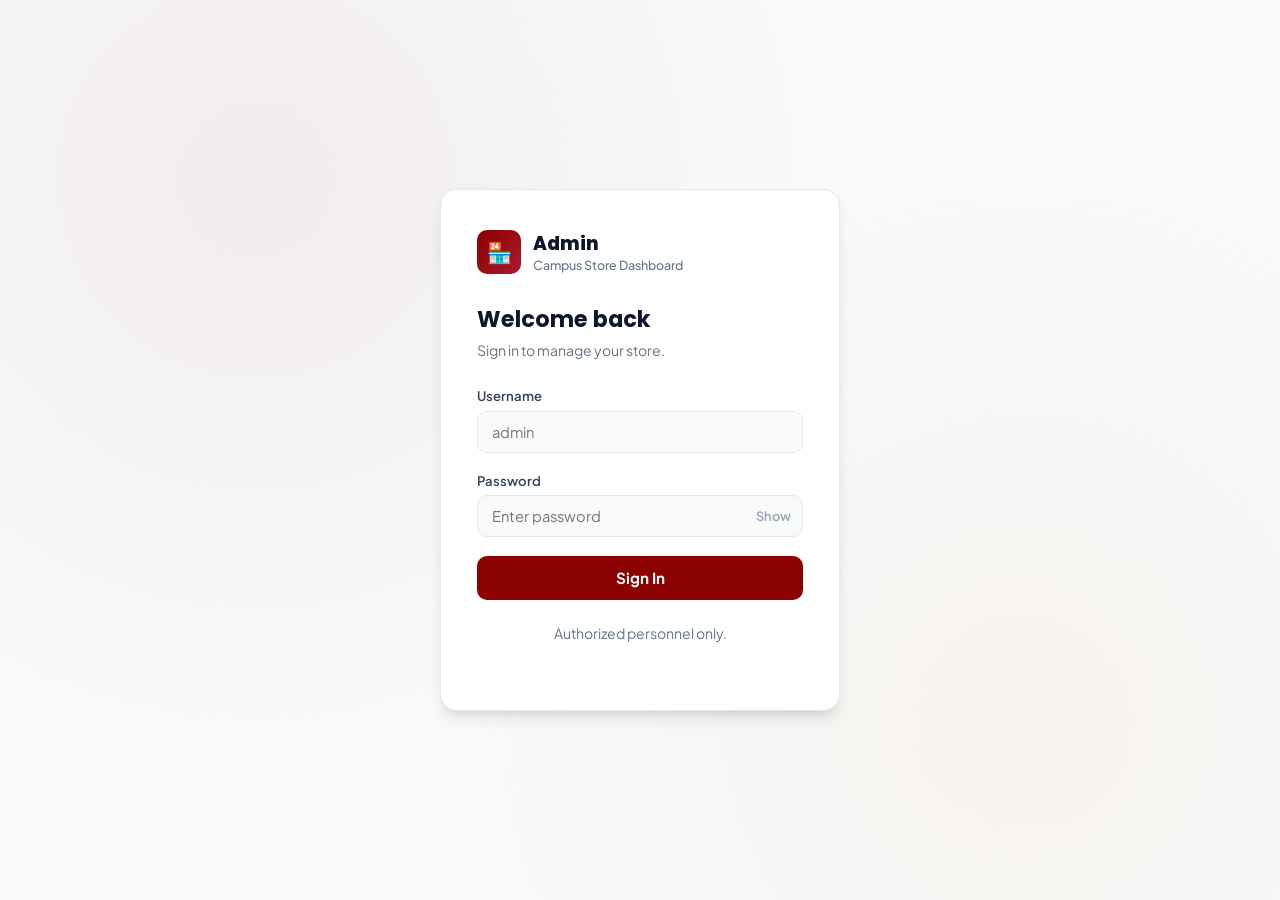
<file: admin/index.html>
<!DOCTYPE html>
<html lang="en">
<head>
<meta charset="UTF-8">
<meta name="viewport" content="width=device-width, initial-scale=1.0">
<title>Admin Dashboard — Campus Store</title>
<link rel="preconnect" href="https://fonts.googleapis.com">
<link rel="preconnect" href="https://fonts.gstatic.com" crossorigin>
<link href="https://fonts.googleapis.com/css2?family=Plus+Jakarta+Sans:wght@400;500;600;700;800&family=Poppins:wght@600;700;800&display=swap" rel="stylesheet">
<link rel="stylesheet" href="/admin/css/admin.css">
<script src="/js/products.js?v=2.5"></script>
<script src="/js/store-data.js?v=1.0"></script>
</head>
<body>

<!-- ================= LOGIN SCREEN ================= -->
<div class="login-screen" id="loginScreen">
  <div class="login-card">
    <div class="login-logo">
      <div class="logo-badge">🏪</div>
      <div>
        <h1>Admin</h1>
        <span>Campus Store Dashboard</span>
      </div>
    </div>

    <h2>Welcome back</h2>
    <p>Sign in to manage your store.</p>

    <div class="login-error" id="loginError">⚠️ Incorrect username or password.</div>

    <form id="loginForm">
      <div class="form-group">
        <label for="username">Username</label>
        <div class="input-wrap">
          <input type="text" id="username" placeholder="admin" autocomplete="username" required>
        </div>
      </div>

      <div class="form-group">
        <label for="password">Password</label>
        <div class="input-wrap">
          <input type="password" id="password" placeholder="Enter password" autocomplete="current-password" required>
          <button type="button" class="toggle-pass" id="togglePass">Show</button>
        </div>
      </div>

      <button type="submit" class="btn-login">Sign In</button>
    </form>

    <p class="login-hint">Authorized personnel only.</p>
  </div>
</div>

<!-- ================= ADMIN SHELL ================= -->
<div class="admin-shell" id="adminShell">

  <!-- Sidebar -->
  <aside class="sidebar">
    <div class="sidebar-logo">
      <div class="logo-badge">🏪</div>
      <div>
        <h1>Admin</h1>
        <span>Dashboard</span>
      </div>
    </div>

    <nav class="nav-list">
      <button class="nav-item active" data-page="overview">
        <span class="nav-icon">
          <svg width="18" height="18" viewBox="0 0 24 24" fill="none" stroke="currentColor" stroke-width="2" stroke-linecap="round" stroke-linejoin="round"><path d="M3 3v18h18"/><path d="M18.7 8l-5.1 5.1-2.8-2.8L7 14"/></svg>
        </span>
        Overview
      </button>
      <button class="nav-item" data-page="orders">
        <span class="nav-icon">
          <svg width="18" height="18" viewBox="0 0 24 24" fill="none" stroke="currentColor" stroke-width="2" stroke-linecap="round" stroke-linejoin="round"><path d="M6 2 3 6v14a2 2 0 0 0 2 2h14a2 2 0 0 0 2-2V6l-3-4Z"/><path d="M3 6h18"/><path d="M16 10a4 4 0 0 1-8 0"/></svg>
        </span>
        Orders
      </button>
      <button class="nav-item" data-page="products">
        <span class="nav-icon">
          <svg width="18" height="18" viewBox="0 0 24 24" fill="none" stroke="currentColor" stroke-width="2" stroke-linecap="round" stroke-linejoin="round"><path d="M21 8a2 2 0 0 0-1-1.73l-7-4a2 2 0 0 0-2 0l-7 4A2 2 0 0 0 3 8v8a2 2 0 0 0 1 1.73l7 4a2 2 0 0 0 2 0l7-4A2 2 0 0 0 21 16Z"/><path d="M3.3 7 12 12l8.7-5"/><path d="M12 22V12"/></svg>
        </span>
        Products
      </button>
      <button class="nav-item" data-page="discounts">
        <span class="nav-icon">
          <svg width="18" height="18" viewBox="0 0 24 24" fill="none" stroke="currentColor" stroke-width="2" stroke-linecap="round" stroke-linejoin="round"><path d="m20.59 13.41-7.17 7.17a2 2 0 0 1-2.83 0L2 12V2h10l8.59 8.59a2 2 0 0 1 0 2.82Z"/><circle cx="7.5" cy="7.5" r="1.5"/></svg>
        </span>
        Discounts
      </button>
      <button class="nav-item" data-page="profit">
        <span class="nav-icon">
          <svg width="18" height="18" viewBox="0 0 24 24" fill="none" stroke="currentColor" stroke-width="2" stroke-linecap="round" stroke-linejoin="round"><polyline points="22 7 13.5 15.5 8.5 10.5 2 17"/><polyline points="16 7 22 7 22 13"/></svg>
        </span>
        Profit
      </button>
      <button class="nav-item" data-page="support">
        <span class="nav-icon">
          <svg width="18" height="18" viewBox="0 0 24 24" fill="none" stroke="currentColor" stroke-width="2" stroke-linecap="round" stroke-linejoin="round"><path d="M4 4h16v10H8l-4 4V4Z"/></svg>
        </span>
        Customer Support
      </button>
    </nav>

    <div class="sidebar-footer">
      <button class="logout-btn" id="logoutBtn">
        <svg width="18" height="18" viewBox="0 0 24 24" fill="none" stroke="currentColor" stroke-width="2" stroke-linecap="round" stroke-linejoin="round"><path d="M9 21H5a2 2 0 0 1-2-2V5a2 2 0 0 1 2-2h4"/><polyline points="16 17 21 12 16 7"/><line x1="21" y1="12" x2="9" y2="12"/></svg>
        Logout
      </button>
    </div>
  </aside>

  <!-- Main -->
  <div class="main-content">
    <header class="topbar">
      <button class="icon-btn" title="Notifications">
        <svg width="18" height="18" viewBox="0 0 24 24" fill="none" stroke="currentColor" stroke-width="2" stroke-linecap="round" stroke-linejoin="round"><path d="M6 8a6 6 0 0 1 12 0c0 7 3 9 3 9H3s3-2 3-9"/><path d="M10.3 21a1.94 1.94 0 0 0 3.4 0"/></svg>
        <span class="badge">3</span>
      </button>
      <div class="admin-chip">
        <div class="avatar">A</div>
        <span>Admin</span>
      </div>
    </header>

    <!-- ===== OVERVIEW PAGE ===== -->
    <section class="page-section active" id="page-overview">
      <div class="page-wrap">
        <div class="page-header">
          <div>
            <h2>Overview</h2>
            <p>Welcome back, Admin! Here's what's happening with your business.</p>
          </div>
          <div class="date-pill">
            <svg width="15" height="15" viewBox="0 0 24 24" fill="none" stroke="currentColor" stroke-width="2" stroke-linecap="round" stroke-linejoin="round"><rect x="3" y="4" width="18" height="18" rx="2"/><line x1="16" y1="2" x2="16" y2="6"/><line x1="8" y1="2" x2="8" y2="6"/><line x1="3" y1="10" x2="21" y2="10"/></svg>
            <span id="todayDate">—</span>
          </div>
        </div>

        <!-- Stat cards -->
        <div class="stat-grid">
          <div class="stat-card">
            <div class="stat-top">
              <div class="stat-icon revenue">₹</div>
              <span class="stat-label">Total Revenue</span>
            </div>
            <div class="stat-value" id="statRevenue">₹ 0</div>
            <div class="stat-delta" id="statRevenueDelta">Live data from real orders</div>
          </div>

          <div class="stat-card">
            <div class="stat-top">
              <div class="stat-icon profit">
                <svg width="20" height="20" viewBox="0 0 24 24" fill="none" stroke="currentColor" stroke-width="2" stroke-linecap="round" stroke-linejoin="round"><polyline points="22 7 13.5 15.5 8.5 10.5 2 17"/><polyline points="16 7 22 7 22 13"/></svg>
              </div>
              <span class="stat-label">Total Profit</span>
            </div>
            <div class="stat-value" id="statProfit">₹ 0</div>
            <div class="stat-delta" id="statProfitDelta">Based on product cost data</div>
          </div>

          <div class="stat-card">
            <div class="stat-top">
              <div class="stat-icon orders">
                <svg width="20" height="20" viewBox="0 0 24 24" fill="none" stroke="currentColor" stroke-width="2" stroke-linecap="round" stroke-linejoin="round"><path d="M6 2 3 6v14a2 2 0 0 0 2 2h14a2 2 0 0 0 2-2V6l-3-4Z"/><path d="M3 6h18"/><path d="M16 10a4 4 0 0 1-8 0"/></svg>
              </div>
              <span class="stat-label">Total Orders</span>
            </div>
            <div class="stat-value" id="statOrders">0</div>
            <div class="stat-delta" id="statOrdersDelta">All-time real orders</div>
          </div>

          <div class="stat-card">
            <div class="stat-top">
              <div class="stat-icon clients">
                <svg width="20" height="20" viewBox="0 0 24 24" fill="none" stroke="currentColor" stroke-width="2" stroke-linecap="round" stroke-linejoin="round"><path d="M17 21v-2a4 4 0 0 0-4-4H5a4 4 0 0 0-4 4v2"/><circle cx="9" cy="7" r="4"/><path d="M23 21v-2a4 4 0 0 0-3-3.87"/><path d="M16 3.13a4 4 0 0 1 0 7.75"/></svg>
              </div>
              <span class="stat-label">Total Clients</span>
            </div>
            <div class="stat-value" id="statClients">0</div>
            <div class="stat-delta" id="statClientsDelta">Unique customers</div>
          </div>
        </div>

        <!-- Revenue / Order Status / Quick Actions -->
        <div class="panel-grid">
          <div class="panel">
            <div class="panel-header">
              <h3>Revenue Overview</h3>
              <select class="select-pill">
                <option>This Month</option>
                <option>Last Month</option>
                <option>This Year</option>
              </select>
            </div>
            <div class="revenue-total">Total Revenue</div>
            <div class="revenue-amount" id="revenueAmountLabel">₹ 0</div>
            <canvas id="revenueChart" height="170"></canvas>
          </div>

          <div class="panel">
            <div class="panel-header"><h3>Order Status</h3></div>
            <div class="donut-wrap"><canvas id="statusDonut" width="170" height="170"></canvas></div>
            <div class="status-list" id="statusList"></div>
            <button class="btn-outline" data-goto="orders">View All Orders</button>
          </div>

          <div class="panel">
            <div class="panel-header"><h3>Quick Actions</h3></div>
            <div class="qa-list">
              <button class="qa-item" data-goto="products" data-action="add-product">
                <span class="qa-icon" style="background:#eff6ff;color:#3b82f6">+</span>
                Add New Product <span class="arrow">›</span>
              </button>
              <button class="qa-item" data-goto="orders">
                <span class="qa-icon" style="background:#ecfdf5;color:#10b981">📦</span>
                View All Orders <span class="arrow">›</span>
              </button>
              <button class="qa-item" data-goto="support">
                <span class="qa-icon" style="background:#ede9fe;color:#7c3aed">👤</span>
                View Clients <span class="arrow">›</span>
              </button>
              <button class="qa-item" data-goto="discounts">
                <span class="qa-icon" style="background:#fffbeb;color:#d97706">🏷️</span>
                Manage Discounts <span class="arrow">›</span>
              </button>
              <button class="qa-item" data-goto="profit">
                <span class="qa-icon" style="background:#eff6ff;color:#0ea5e9">📊</span>
                View Profit Breakdown <span class="arrow">›</span>
              </button>
            </div>
          </div>
        </div>

        <!-- Recent orders table -->
        <div class="table-panel">
          <div class="panel-header">
            <h3>Recent Orders</h3>
            <a href="#" data-goto="orders">View All Orders ›</a>
          </div>
          <div style="overflow-x:auto;">
          <table class="orders-table">
            <thead>
              <tr><th>Order ID</th><th>Client Name</th><th>Amount</th><th>Status</th><th>Date</th><th>Action</th></tr>
            </thead>
            <tbody id="recentOrdersBody">
              <tr><td colspan="6" style="text-align:center; color:#94a3b8; padding:1.5rem;">No orders yet — orders placed on the storefront will appear here.</td></tr>
            </tbody>
          </table>
          </div>
        </div>
      </div>
    </section>

    <!-- ===== ORDERS PAGE ===== -->
    <section class="page-section" id="page-orders">
      <div class="page-wrap">
        <div class="page-header">
          <div><h2>Orders</h2><p>Real orders placed by students at checkout on the storefront.</p></div>
          <select class="select-pill" id="orderStatusFilter">
            <option value="all">All Statuses</option>
            <option value="Processing">Processing</option>
            <option value="Completed">Completed</option>
            <option value="Pending">Pending</option>
            <option value="Cancelled">Cancelled</option>
          </select>
        </div>
        <div class="table-panel">
          <div style="overflow-x:auto;">
          <table class="orders-table">
            <thead>
              <tr><th>Order ID</th><th>Client Name</th><th>Items</th><th>Amount</th><th>Status</th><th>Date</th><th>Action</th></tr>
            </thead>
            <tbody id="allOrdersBody">
              <tr><td colspan="7" style="text-align:center; color:#94a3b8; padding:1.5rem;">No orders yet.</td></tr>
            </tbody>
          </table>
          </div>
        </div>
      </div>
    </section>

    <!-- ===== PRODUCTS PAGE ===== -->
    <section class="page-section" id="page-products">
      <div class="page-wrap">
        <div class="page-header">
          <div><h2>Products</h2><p>Add new products or remove old ones — changes appear on the live storefront instantly.</p></div>
          <button class="btn-outline" style="width:auto; margin-top:0; padding:0.6rem 1.1rem;" id="openAddProductBtn">+ Add Product</button>
        </div>

        <div style="margin-bottom:1.1rem; display:flex; gap:0.75rem; flex-wrap:wrap;">
          <input type="text" id="productSearchInput" placeholder="Search products by name..." style="flex:1; min-width:220px; padding:0.65rem 0.9rem; border:1.5px solid var(--slate-200); border-radius:10px; font-size:0.87rem;">
          <select class="select-pill" id="productCategoryFilter">
            <option value="all">All Categories</option>
          </select>
        </div>

        <div class="table-panel">
          <div style="overflow-x:auto;">
          <table class="orders-table">
            <thead>
              <tr><th>Product</th><th>Category</th><th>Price</th><th>Cost</th><th>Stock</th><th>Status</th><th>Action</th></tr>
            </thead>
            <tbody id="productsBody">
              <tr><td colspan="7" style="text-align:center; color:#94a3b8; padding:1.5rem;">Loading products...</td></tr>
            </tbody>
          </table>
          </div>
        </div>
      </div>
    </section>

    <!-- ===== DISCOUNTS PAGE (placeholder) ===== -->
    <section class="page-section" id="page-discounts">
      <div class="page-wrap">
        <div class="page-header"><div><h2>Discounts</h2><p>Create and manage promo codes and offers.</p></div></div>
        <div class="placeholder-panel">
          <div class="ph-icon">
            <svg width="28" height="28" viewBox="0 0 24 24" fill="none" stroke="currentColor" stroke-width="2" stroke-linecap="round" stroke-linejoin="round"><path d="m20.59 13.41-7.17 7.17a2 2 0 0 1-2.83 0L2 12V2h10l8.59 8.59a2 2 0 0 1 0 2.82Z"/><circle cx="7.5" cy="7.5" r="1.5"/></svg>
          </div>
          <h3>Discounts page coming soon</h3>
          <p>This section will let you create coupon codes, set discount rules, and track redemption.</p>
        </div>
      </div>
    </section>

    <!-- ===== PROFIT PAGE ===== -->
    <section class="page-section" id="page-profit">
      <div class="page-wrap">
        <div class="page-header"><div><h2>Profit</h2><p>Real margins calculated from actual orders and each product's cost price.</p></div></div>

        <div class="stat-grid" style="grid-template-columns: repeat(3,1fr); margin-bottom:1.5rem;">
          <div class="stat-card">
            <div class="stat-top"><div class="stat-icon revenue">₹</div><span class="stat-label">Total Revenue</span></div>
            <div class="stat-value" id="profitRevenue">₹ 0</div>
          </div>
          <div class="stat-card">
            <div class="stat-top"><div class="stat-icon" style="background:#fef2f2;color:#ef4444;">−</div><span class="stat-label">Total Cost</span></div>
            <div class="stat-value" id="profitCost">₹ 0</div>
          </div>
          <div class="stat-card">
            <div class="stat-top"><div class="stat-icon profit"><svg width="20" height="20" viewBox="0 0 24 24" fill="none" stroke="currentColor" stroke-width="2" stroke-linecap="round" stroke-linejoin="round"><polyline points="22 7 13.5 15.5 8.5 10.5 2 17"/><polyline points="16 7 22 7 22 13"/></svg></div><span class="stat-label">Net Profit</span></div>
            <div class="stat-value" id="profitNet">₹ 0</div>
          </div>
        </div>

        <div class="table-panel">
          <div class="panel-header"><h3>Profit by Category</h3></div>
          <div style="overflow-x:auto;">
          <table class="orders-table">
            <thead><tr><th>Category</th><th>Revenue</th><th>Cost</th><th>Profit</th><th>Margin</th></tr></thead>
            <tbody id="profitByCategoryBody">
              <tr><td colspan="5" style="text-align:center; color:#94a3b8; padding:1.5rem;">No sales data yet.</td></tr>
            </tbody>
          </table>
          </div>
        </div>
      </div>
    </section>

    <!-- ===== CUSTOMER SUPPORT / CLIENTS PAGE ===== -->
    <section class="page-section" id="page-support">
      <div class="page-wrap">
        <div class="page-header"><div><h2>Customer Support</h2><p>Real clients derived from actual orders — name, contact, and order history.</p></div></div>

        <div class="table-panel">
          <div class="panel-header"><h3>Clients</h3></div>
          <div style="overflow-x:auto;">
          <table class="orders-table">
            <thead><tr><th>Name</th><th>Student ID</th><th>Phone</th><th>Email</th><th>Orders</th><th>Total Spent</th></tr></thead>
            <tbody id="clientsBody">
              <tr><td colspan="6" style="text-align:center; color:#94a3b8; padding:1.5rem;">No clients yet — clients appear here after their first order.</td></tr>
            </tbody>
          </table>
          </div>
        </div>
      </div>
    </section>

  </div>
</div>

<!-- ================= GENERIC MODAL ================= -->
<div class="admin-modal-overlay" id="adminModalOverlay">
  <div class="admin-modal" id="adminModalBox"></div>
</div>

<script src="/admin/js/admin.js"></script>
</body>
</html>
</file>
<file: admin/css/admin.css>
/* ==========================================================================
   Campus Store — Admin Panel Stylesheet
   ========================================================================== */

:root {
  --cu-crimson: #8b0000;
  --cu-crimson-dark: #680000;
  --cu-crimson-light: #ab1a2e;
  --cu-crimson-subtle: #fdf2f2;
  --cu-gold: #d97706;

  --slate-900: #0f172a;
  --slate-800: #1e293b;
  --slate-700: #334155;
  --slate-600: #475569;
  --slate-500: #64748b;
  --slate-400: #94a3b8;
  --slate-300: #cbd5e1;
  --slate-200: #e2e8f0;
  --slate-100: #f1f5f9;
  --slate-50: #f8fafc;
  --white: #ffffff;

  --success: #10b981;
  --success-bg: #ecfdf5;
  --warning: #f59e0b;
  --warning-bg: #fffbeb;
  --info: #3b82f6;
  --info-bg: #eff6ff;
  --danger: #ef4444;
  --danger-bg: #fef2f2;

  --font-sans: 'Plus Jakarta Sans', system-ui, -apple-system, BlinkMacSystemFont, 'Segoe UI', Roboto, sans-serif;
  --font-heading: 'Poppins', var(--font-sans);

  --shadow-sm: 0 1px 2px 0 rgb(0 0 0 / 0.05);
  --shadow-md: 0 4px 6px -1px rgb(0 0 0 / 0.1), 0 2px 4px -2px rgb(0 0 0 / 0.1);
  --shadow-lg: 0 10px 15px -3px rgb(0 0 0 / 0.1), 0 4px 6px -4px rgb(0 0 0 / 0.1);

  --radius-sm: 6px;
  --radius-md: 10px;
  --radius-lg: 16px;
  --radius-full: 9999px;

  --sidebar-w: 248px;
}

*, *::before, *::after { box-sizing: border-box; margin: 0; padding: 0; }

html, body {
  height: 100%;
  font-family: var(--font-sans);
  background: var(--slate-50);
  color: var(--slate-800);
  -webkit-font-smoothing: antialiased;
}

button { font-family: inherit; cursor: pointer; }
a { text-decoration: none; color: inherit; }
ul { list-style: none; }
input, select { font-family: inherit; }

/* ---------- Login Screen ---------- */
.login-screen {
  min-height: 100vh;
  display: flex;
  align-items: center;
  justify-content: center;
  background: radial-gradient(circle at 20% 20%, rgba(139,0,0,0.06), transparent 45%),
              radial-gradient(circle at 80% 80%, rgba(217,119,6,0.06), transparent 45%),
              var(--slate-50);
  padding: 1.5rem;
}

.login-card {
  width: 100%;
  max-width: 400px;
  background: var(--white);
  border: 1px solid var(--slate-200);
  border-radius: var(--radius-lg);
  box-shadow: var(--shadow-lg);
  padding: 2.5rem 2.25rem;
}

.login-logo {
  display: flex;
  align-items: center;
  gap: 0.75rem;
  margin-bottom: 1.75rem;
}

.login-logo .logo-badge {
  width: 44px;
  height: 44px;
  border-radius: var(--radius-md);
  background: linear-gradient(135deg, var(--cu-crimson), var(--cu-crimson-light));
  display: flex;
  align-items: center;
  justify-content: center;
  color: var(--white);
  font-size: 1.25rem;
}

.login-logo h1 {
  font-family: var(--font-heading);
  font-size: 1.15rem;
  font-weight: 800;
  color: var(--slate-900);
}

.login-logo span {
  display: block;
  font-size: 0.78rem;
  color: var(--slate-500);
  font-weight: 500;
}

.login-card h2 {
  font-family: var(--font-heading);
  font-size: 1.4rem;
  font-weight: 700;
  color: var(--slate-900);
  margin-bottom: 0.35rem;
}

.login-card > p {
  font-size: 0.88rem;
  color: var(--slate-500);
  margin-bottom: 1.75rem;
}

.form-group { margin-bottom: 1.15rem; }

.form-group label {
  display: block;
  font-size: 0.82rem;
  font-weight: 600;
  color: var(--slate-700);
  margin-bottom: 0.4rem;
}

.input-wrap { position: relative; }

.input-wrap input {
  width: 100%;
  padding: 0.7rem 0.9rem;
  border: 1.5px solid var(--slate-200);
  border-radius: var(--radius-md);
  font-size: 0.92rem;
  color: var(--slate-800);
  background: var(--slate-50);
  transition: border-color 0.2s ease, background 0.2s ease;
}

.input-wrap input:focus {
  outline: none;
  border-color: var(--cu-crimson);
  background: var(--white);
}

.toggle-pass {
  position: absolute;
  right: 0.75rem;
  top: 50%;
  transform: translateY(-50%);
  background: none;
  border: none;
  color: var(--slate-400);
  font-size: 0.8rem;
  font-weight: 600;
}

.login-error {
  display: none;
  align-items: center;
  gap: 0.5rem;
  background: var(--danger-bg);
  color: #b91c1c;
  border: 1px solid #fecaca;
  padding: 0.65rem 0.85rem;
  border-radius: var(--radius-md);
  font-size: 0.82rem;
  margin-bottom: 1.15rem;
  font-weight: 600;
}

.btn-login {
  width: 100%;
  background: var(--cu-crimson);
  color: var(--white);
  padding: 0.8rem;
  border: none;
  border-radius: var(--radius-md);
  font-weight: 700;
  font-size: 0.95rem;
  transition: background 0.2s ease;
}

.btn-login:hover { background: var(--cu-crimson-dark); }

.login-hint {
  margin-top: 1.5rem;
  text-align: center;
  font-size: 0.75rem;
  color: var(--slate-400);
}

/* ---------- Admin Shell ---------- */
.admin-shell { display: none; min-height: 100vh; }
.admin-shell.active { display: flex; }

.sidebar {
  width: var(--sidebar-w);
  flex-shrink: 0;
  background: var(--white);
  border-right: 1px solid var(--slate-200);
  padding: 1.5rem 1rem;
  display: flex;
  flex-direction: column;
  position: sticky;
  top: 0;
  height: 100vh;
}

.sidebar-logo {
  display: flex;
  align-items: center;
  gap: 0.7rem;
  padding: 0 0.5rem;
  margin-bottom: 2rem;
}

.sidebar-logo .logo-badge {
  width: 38px;
  height: 38px;
  border-radius: var(--radius-sm);
  background: linear-gradient(135deg, var(--cu-crimson), var(--cu-crimson-light));
  display: flex;
  align-items: center;
  justify-content: center;
  color: var(--white);
  font-size: 1.05rem;
}

.sidebar-logo h1 {
  font-family: var(--font-heading);
  font-size: 1rem;
  font-weight: 800;
  color: var(--slate-900);
}

.sidebar-logo span {
  display: block;
  font-size: 0.72rem;
  color: var(--slate-500);
  font-weight: 500;
}

.nav-list { flex: 1; display: flex; flex-direction: column; gap: 0.2rem; }

.nav-item {
  display: flex;
  align-items: center;
  gap: 0.75rem;
  padding: 0.65rem 0.85rem;
  border-radius: var(--radius-md);
  font-size: 0.88rem;
  font-weight: 600;
  color: var(--slate-600);
  border: none;
  background: none;
  width: 100%;
  text-align: left;
  transition: background 0.15s ease, color 0.15s ease;
}

.nav-item .nav-icon {
  width: 18px;
  height: 18px;
  display: inline-flex;
  align-items: center;
  justify-content: center;
  flex-shrink: 0;
}

.nav-item:hover { background: var(--slate-100); color: var(--slate-800); }

.nav-item.active {
  background: var(--cu-crimson-subtle);
  color: var(--cu-crimson);
}

.nav-item.active svg { stroke: var(--cu-crimson); }

.sidebar-footer { border-top: 1px solid var(--slate-200); padding-top: 0.75rem; margin-top: 0.75rem; }

.logout-btn {
  display: flex;
  align-items: center;
  gap: 0.75rem;
  padding: 0.65rem 0.85rem;
  border-radius: var(--radius-md);
  font-size: 0.88rem;
  font-weight: 600;
  color: #dc2626;
  border: none;
  background: none;
  width: 100%;
  text-align: left;
}

.logout-btn:hover { background: var(--danger-bg); }

/* ---------- Main content ---------- */
.main-content { flex: 1; min-width: 0; }

.topbar {
  height: 68px;
  background: var(--white);
  border-bottom: 1px solid var(--slate-200);
  display: flex;
  align-items: center;
  justify-content: flex-end;
  gap: 1.25rem;
  padding: 0 1.75rem;
  position: sticky;
  top: 0;
  z-index: 5;
}

.icon-btn {
  position: relative;
  width: 38px;
  height: 38px;
  border-radius: var(--radius-full);
  background: var(--slate-100);
  border: none;
  display: flex;
  align-items: center;
  justify-content: center;
  color: var(--slate-600);
}

.icon-btn .badge {
  position: absolute;
  top: -2px;
  right: -2px;
  background: var(--cu-crimson);
  color: var(--white);
  font-size: 0.62rem;
  font-weight: 700;
  width: 16px;
  height: 16px;
  border-radius: 50%;
  display: flex;
  align-items: center;
  justify-content: center;
}

.admin-chip {
  display: flex;
  align-items: center;
  gap: 0.6rem;
  padding: 0.3rem 0.6rem 0.3rem 0.3rem;
  border-radius: var(--radius-full);
  background: var(--slate-100);
}

.admin-chip .avatar {
  width: 30px;
  height: 30px;
  border-radius: 50%;
  background: var(--cu-crimson-subtle);
  color: var(--cu-crimson);
  font-weight: 700;
  font-size: 0.85rem;
  display: flex;
  align-items: center;
  justify-content: center;
}

.admin-chip span { font-size: 0.85rem; font-weight: 700; color: var(--slate-800); }

.page-wrap { padding: 1.75rem; max-width: 1500px; }

.page-header { display: flex; align-items: flex-start; justify-content: space-between; gap: 1rem; margin-bottom: 1.5rem; flex-wrap: wrap; }

.page-header h2 {
  font-family: var(--font-heading);
  font-size: 1.55rem;
  font-weight: 800;
  color: var(--slate-900);
  margin-bottom: 0.25rem;
}

.page-header p { font-size: 0.9rem; color: var(--slate-500); }

.date-pill {
  display: flex;
  align-items: center;
  gap: 0.5rem;
  background: var(--white);
  border: 1px solid var(--slate-200);
  border-radius: var(--radius-md);
  padding: 0.6rem 0.95rem;
  font-size: 0.85rem;
  font-weight: 600;
  color: var(--slate-700);
  box-shadow: var(--shadow-sm);
}

/* Stat cards */
.stat-grid {
  display: grid;
  grid-template-columns: repeat(4, 1fr);
  gap: 1.25rem;
  margin-bottom: 1.5rem;
}

.stat-card {
  background: var(--white);
  border: 1px solid var(--slate-200);
  border-radius: var(--radius-lg);
  padding: 1.35rem;
}

.stat-top { display: flex; align-items: center; gap: 0.9rem; margin-bottom: 1rem; }

.stat-icon {
  width: 44px;
  height: 44px;
  border-radius: var(--radius-md);
  display: flex;
  align-items: center;
  justify-content: center;
  flex-shrink: 0;
}

.stat-icon.revenue { background: var(--info-bg); color: var(--info); }
.stat-icon.profit { background: var(--success-bg); color: var(--success); }
.stat-icon.orders { background: #ede9fe; color: #7c3aed; }
.stat-icon.clients { background: var(--warning-bg); color: var(--warning); }

.stat-top .stat-label { font-size: 0.85rem; color: var(--slate-500); font-weight: 600; }

.stat-value { font-family: var(--font-heading); font-size: 1.6rem; font-weight: 800; color: var(--slate-900); margin-bottom: 0.35rem; }

.stat-delta { font-size: 0.8rem; font-weight: 700; color: var(--success); }
.stat-delta.down { color: var(--danger); }

/* Panels row */
.panel-grid { display: grid; grid-template-columns: 1.5fr 1fr 1fr; gap: 1.25rem; margin-bottom: 1.5rem; align-items: stretch; }

.panel {
  background: var(--white);
  border: 1px solid var(--slate-200);
  border-radius: var(--radius-lg);
  padding: 1.35rem;
}

.panel-header { display: flex; align-items: center; justify-content: space-between; margin-bottom: 1rem; }
.panel-header h3 { font-family: var(--font-heading); font-size: 1rem; font-weight: 700; color: var(--slate-900); }

.select-pill {
  border: 1px solid var(--slate-200);
  background: var(--white);
  border-radius: var(--radius-md);
  padding: 0.4rem 0.7rem;
  font-size: 0.8rem;
  font-weight: 600;
  color: var(--slate-700);
}

.revenue-total { font-size: 0.78rem; color: var(--slate-500); margin-bottom: 0.2rem; }
.revenue-amount { font-family: var(--font-heading); font-size: 1.5rem; font-weight: 800; color: var(--slate-900); margin-bottom: 0.75rem; }

/* Donut */
.donut-wrap { display: flex; align-items: center; justify-content: center; margin-bottom: 1rem; }

.status-list { display: flex; flex-direction: column; gap: 0.65rem; }
.status-row { display: flex; align-items: center; gap: 0.55rem; font-size: 0.82rem; }
.status-dot { width: 9px; height: 9px; border-radius: 50%; flex-shrink: 0; }
.status-row .status-name { color: var(--slate-700); font-weight: 600; flex: 1; }
.status-row .status-val { color: var(--slate-500); font-weight: 600; }

.btn-outline {
  width: 100%;
  margin-top: 1rem;
  padding: 0.65rem;
  border-radius: var(--radius-md);
  border: 1.5px solid var(--cu-crimson);
  background: var(--white);
  color: var(--cu-crimson);
  font-weight: 700;
  font-size: 0.85rem;
}
.btn-outline:hover { background: var(--cu-crimson-subtle); }

/* Quick actions */
.qa-list { display: flex; flex-direction: column; gap: 0.6rem; }

.qa-item {
  display: flex;
  align-items: center;
  gap: 0.75rem;
  padding: 0.65rem 0.75rem;
  border-radius: var(--radius-md);
  border: 1px solid var(--slate-200);
  background: var(--white);
  width: 100%;
  text-align: left;
  font-size: 0.85rem;
  font-weight: 600;
  color: var(--slate-800);
  transition: background 0.15s ease;
}

.qa-item:hover { background: var(--slate-50); }

.qa-icon {
  width: 32px; height: 32px;
  border-radius: var(--radius-sm);
  display: flex; align-items: center; justify-content: center;
  flex-shrink: 0;
}

.qa-item .arrow { margin-left: auto; color: var(--slate-400); }

/* Table */
.table-panel { background: var(--white); border: 1px solid var(--slate-200); border-radius: var(--radius-lg); padding: 1.35rem; }

.table-panel .panel-header a { color: var(--cu-crimson); font-weight: 700; font-size: 0.85rem; }

table.orders-table { width: 100%; border-collapse: collapse; }

.orders-table thead th {
  text-align: left;
  font-size: 0.78rem;
  text-transform: uppercase;
  letter-spacing: 0.03em;
  color: var(--slate-500);
  font-weight: 700;
  padding: 0.6rem 0.75rem;
  border-bottom: 1px solid var(--slate-200);
}

.orders-table tbody td {
  padding: 0.85rem 0.75rem;
  font-size: 0.87rem;
  color: var(--slate-700);
  border-bottom: 1px solid var(--slate-100);
}

.orders-table tbody tr:last-child td { border-bottom: none; }

.status-tag {
  display: inline-block;
  padding: 0.25rem 0.65rem;
  border-radius: var(--radius-full);
  font-size: 0.76rem;
  font-weight: 700;
}

.status-tag.completed { background: var(--success-bg); color: #047857; }
.status-tag.processing { background: var(--info-bg); color: #1d4ed8; }
.status-tag.pending { background: var(--warning-bg); color: #b45309; }
.status-tag.cancelled { background: var(--danger-bg); color: #b91c1c; }

.action-btn {
  width: 32px; height: 32px;
  border-radius: var(--radius-sm);
  border: 1px solid var(--slate-200);
  background: var(--white);
  display: flex; align-items: center; justify-content: center;
  color: var(--slate-600);
}
.action-btn:hover { background: var(--slate-50); }

/* Placeholder pages */
.placeholder-panel {
  background: var(--white);
  border: 1px dashed var(--slate-300);
  border-radius: var(--radius-lg);
  padding: 3.5rem 2rem;
  text-align: center;
  color: var(--slate-500);
}

.placeholder-panel .ph-icon {
  width: 64px; height: 64px;
  border-radius: 50%;
  background: var(--cu-crimson-subtle);
  color: var(--cu-crimson);
  display: flex; align-items: center; justify-content: center;
  margin: 0 auto 1.25rem;
}

.placeholder-panel h3 {
  font-family: var(--font-heading);
  font-size: 1.15rem;
  font-weight: 700;
  color: var(--slate-800);
  margin-bottom: 0.4rem;
}

.placeholder-panel p { font-size: 0.88rem; max-width: 420px; margin: 0 auto; }

.page-section { display: none; }
.page-section.active { display: block; }

/* ---------- Generic Modal ---------- */
.admin-modal-overlay {
  display: none;
  position: fixed;
  inset: 0;
  background: rgba(15, 23, 42, 0.55);
  z-index: 100;
  align-items: center;
  justify-content: center;
  padding: 1.5rem;
}

.admin-modal-overlay.active { display: flex; }

.admin-modal {
  background: var(--white);
  border-radius: var(--radius-lg);
  width: 100%;
  max-width: 520px;
  max-height: 88vh;
  overflow-y: auto;
  padding: 1.75rem;
  box-shadow: var(--shadow-lg);
}

.modal-title-row { display: flex; align-items: center; justify-content: space-between; margin-bottom: 1.25rem; }
.modal-title-row h3 { font-family: var(--font-heading); font-size: 1.15rem; font-weight: 800; color: var(--slate-900); }

.modal-close-btn {
  width: 30px; height: 30px;
  border-radius: 50%;
  border: none;
  background: var(--slate-100);
  color: var(--slate-600);
  font-size: 1rem;
  display: flex; align-items: center; justify-content: center;
}
.modal-close-btn:hover { background: var(--slate-200); }

.form-row { margin-bottom: 1rem; }
.form-row label { display: block; font-size: 0.8rem; font-weight: 700; color: var(--slate-700); margin-bottom: 0.4rem; }
.form-row input, .form-row select, .form-row textarea {
  width: 100%;
  padding: 0.65rem 0.85rem;
  border: 1.5px solid var(--slate-200);
  border-radius: var(--radius-md);
  font-size: 0.88rem;
  color: var(--slate-800);
  background: var(--slate-50);
}
.form-row input:focus, .form-row select:focus, .form-row textarea:focus { outline: none; border-color: var(--cu-crimson); background: var(--white); }
.form-row textarea { resize: vertical; min-height: 70px; }
.form-grid-2 { display: grid; grid-template-columns: 1fr 1fr; gap: 0 1rem; }

.modal-actions { display: flex; justify-content: flex-end; gap: 0.75rem; margin-top: 1.5rem; }

.btn-primary {
  background: var(--cu-crimson);
  color: var(--white);
  border: none;
  padding: 0.65rem 1.3rem;
  border-radius: var(--radius-md);
  font-weight: 700;
  font-size: 0.87rem;
}
.btn-primary:hover { background: var(--cu-crimson-dark); }

.btn-secondary {
  background: var(--slate-100);
  color: var(--slate-700);
  border: none;
  padding: 0.65rem 1.3rem;
  border-radius: var(--radius-md);
  font-weight: 700;
  font-size: 0.87rem;
}
.btn-secondary:hover { background: var(--slate-200); }

.status-select {
  border: 1.5px solid var(--slate-200);
  border-radius: var(--radius-sm);
  padding: 0.3rem 0.5rem;
  font-size: 0.78rem;
  font-weight: 700;
  background: var(--white);
}

.prod-thumb {
  width: 40px; height: 40px;
  border-radius: var(--radius-sm);
  object-fit: cover;
  background: var(--slate-100);
  flex-shrink: 0;
}

.prod-name-cell { display: flex; align-items: center; gap: 0.6rem; }

.out-of-stock-tag {
  display: inline-block;
  padding: 0.2rem 0.55rem;
  border-radius: var(--radius-full);
  font-size: 0.72rem;
  font-weight: 700;
  background: var(--danger-bg);
  color: #b91c1c;
}

.in-stock-tag {
  display: inline-block;
  padding: 0.2rem 0.55rem;
  border-radius: var(--radius-full);
  font-size: 0.72rem;
  font-weight: 700;
  background: var(--success-bg);
  color: #047857;
}

/* Responsive */
@media (max-width: 1200px) {
  .panel-grid { grid-template-columns: 1fr 1fr; }
  .panel-grid .table-panel-span { grid-column: span 2; }
}

@media (max-width: 900px) {
  .stat-grid { grid-template-columns: repeat(2, 1fr); }
  .panel-grid { grid-template-columns: 1fr; }
}

@media (max-width: 720px) {
  .admin-shell.active { flex-direction: column; }
  .sidebar { width: 100%; height: auto; position: relative; flex-direction: row; flex-wrap: wrap; align-items: center; }
  .sidebar-logo { margin-bottom: 0; }
  .nav-list { flex-direction: row; flex-wrap: wrap; }
  .sidebar-footer { display: none; }
  .stat-grid { grid-template-columns: 1fr; }
}
</file>
